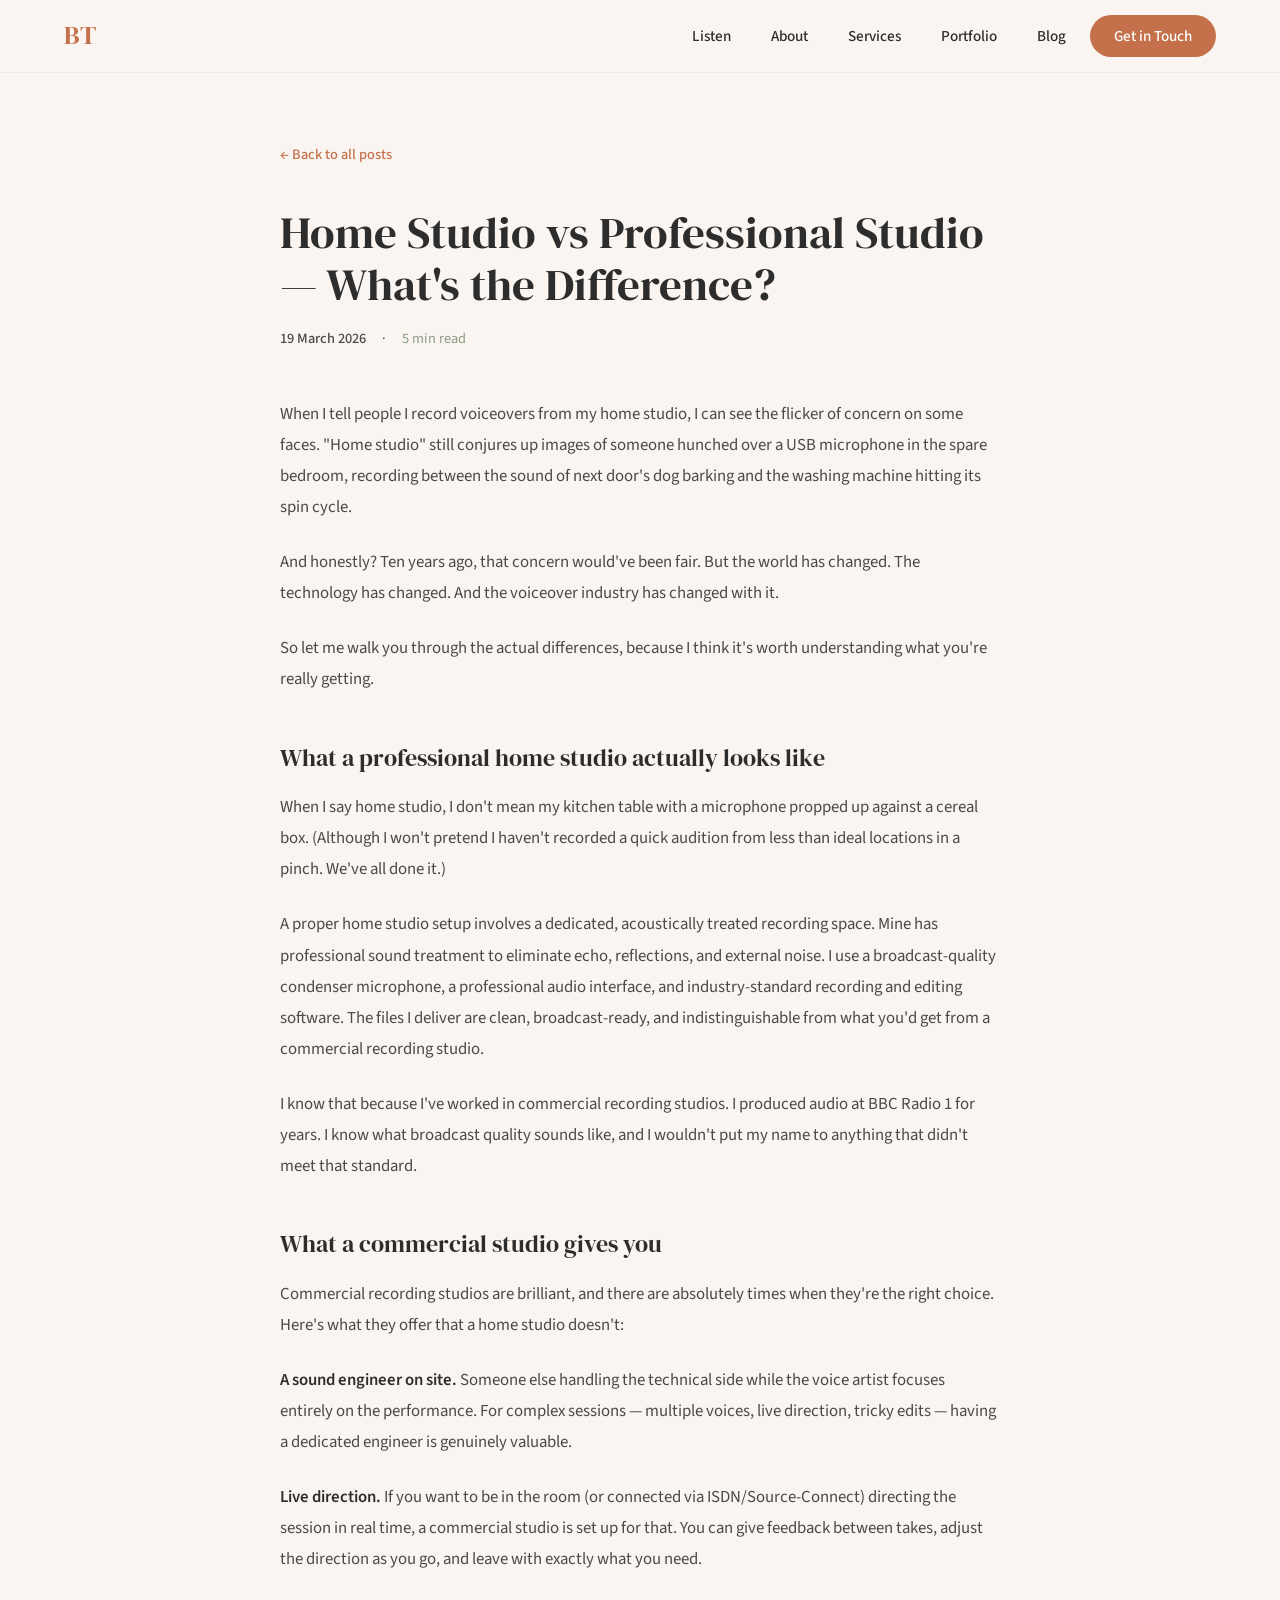
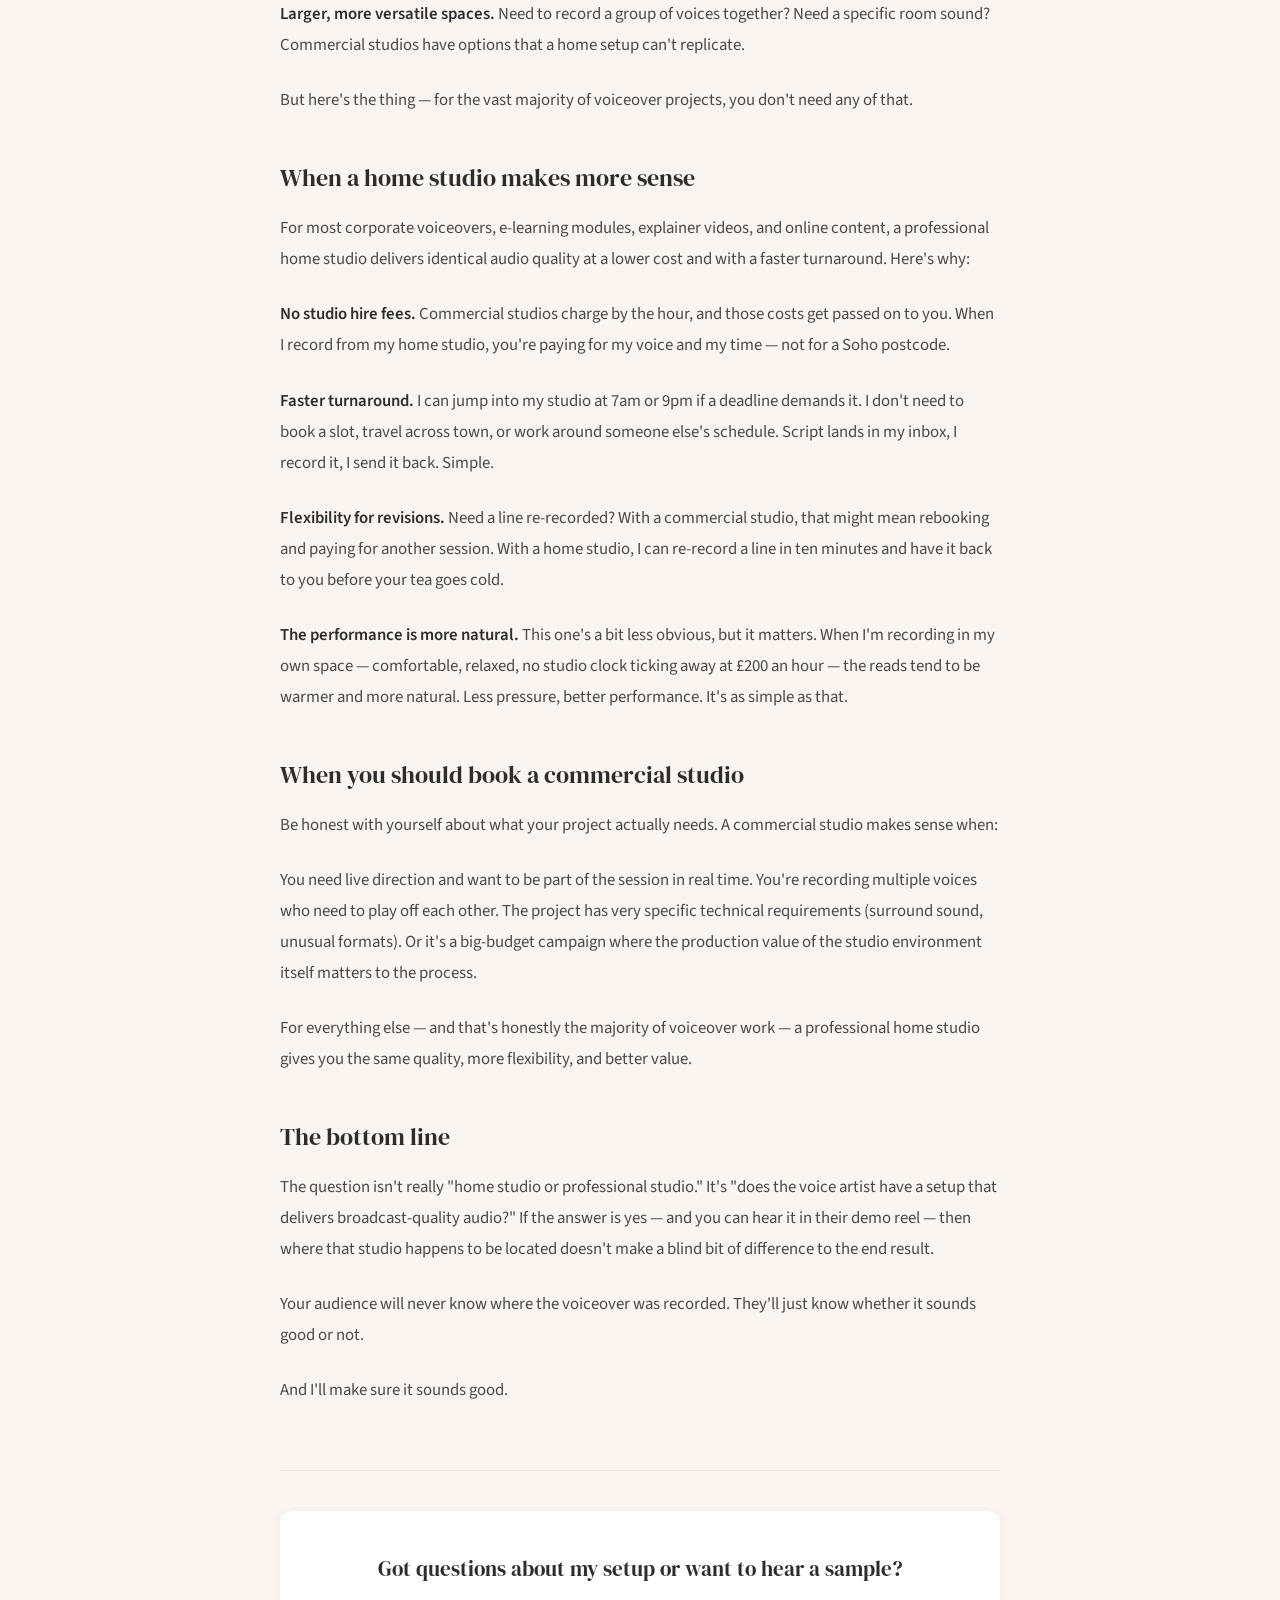
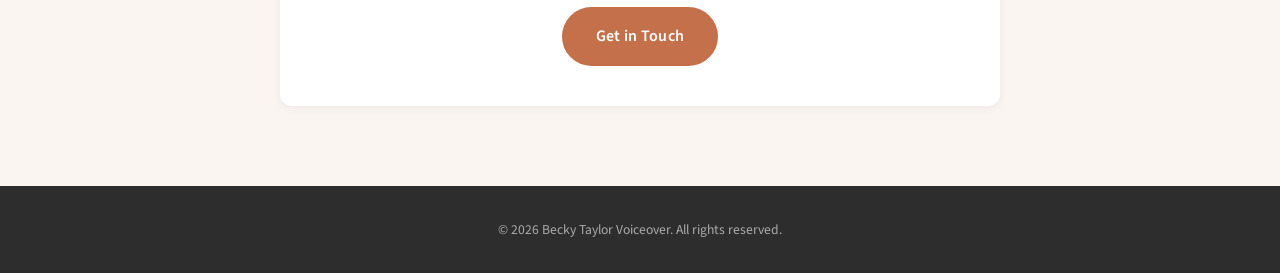
<file: blog/home-studio-vs-professional-studio.html>
<!DOCTYPE html>
<html lang="en-GB">
<head>
    <meta charset="UTF-8">
    <!-- Google tag (gtag.js) -->
    <script async src="https://www.googletagmanager.com/gtag/js?id=G-2H9KW2H3G5"></script>
    <script>
      window.dataLayer = window.dataLayer || [];
      function gtag(){dataLayer.push(arguments);}
      gtag('js', new Date());
      gtag('config', 'G-2H9KW2H3G5');
    </script>
    <meta name="viewport" content="width=device-width, initial-scale=1.0">
    <title>Home Studio vs Professional Studio — What's the Difference? | Becky Taylor</title>
    <meta name="description" content="Home studio or professional studio — does it actually matter? A working voiceover artist breaks down the real differences, and when each one makes sense.">
    <meta property="og:title" content="Home Studio vs Professional Studio — What's the Difference? | Becky Taylor">
    <meta property="og:description" content="Does it actually matter? A working voiceover artist breaks down the real differences.">
    <meta property="og:type" content="article">
    <link rel="icon" href="../favicon.svg" type="image/svg+xml">
    <link rel="preconnect" href="https://fonts.googleapis.com">
    <link rel="preconnect" href="https://fonts.gstatic.com" crossorigin>
    <link href="https://fonts.googleapis.com/css2?family=DM+Serif+Display&family=Source+Sans+3:wght@300;400;500;600&display=swap" rel="stylesheet">
    <link rel="stylesheet" href="../styles.css">
    <link rel="stylesheet" href="../blog.css">
</head>
<body>
    <nav class="navbar" id="navbar" role="navigation" aria-label="Main navigation">
        <div class="nav-container">
            <a href="../index.html" class="nav-logo" aria-label="Becky Taylor - Home">BT</a>
            <button class="nav-toggle" id="navToggle" aria-label="Toggle navigation menu" aria-expanded="false">
                <span></span><span></span><span></span>
            </button>
            <ul class="nav-links" id="navLinks" role="menubar">
                <li role="none"><a href="../index.html#demos" role="menuitem">Listen</a></li>
                <li role="none"><a href="../index.html#about" role="menuitem">About</a></li>
                <li role="none"><a href="../index.html#services" role="menuitem">Services</a></li>
                <li role="none"><a href="../index.html#portfolio" role="menuitem">Portfolio</a></li>
                <li role="none"><a href="../index.html#blog" role="menuitem">Blog</a></li>
                <li role="none"><a href="../index.html#contact" role="menuitem" class="nav-cta">Get in Touch</a></li>
            </ul>
        </div>
    </nav>

    <article class="blog-post">
        <div class="blog-container">
            <a href="../index.html#blog" class="blog-back">&larr; Back to all posts</a>

            <header class="blog-header">
                <h1>Home Studio vs Professional Studio — What's the Difference?</h1>
                <div class="blog-meta">
                    <time datetime="2026-03-19">19 March 2026</time>
                    <span class="blog-reading-time">5 min read</span>
                </div>
            </header>

            <div class="blog-content">
                <p>When I tell people I record voiceovers from my home studio, I can see the flicker of concern on some faces. "Home studio" still conjures up images of someone hunched over a USB microphone in the spare bedroom, recording between the sound of next door's dog barking and the washing machine hitting its spin cycle.</p>

                <p>And honestly? Ten years ago, that concern would've been fair. But the world has changed. The technology has changed. And the voiceover industry has changed with it.</p>

                <p>So let me walk you through the actual differences, because I think it's worth understanding what you're really getting.</p>

                <h2>What a professional home studio actually looks like</h2>

                <p>When I say home studio, I don't mean my kitchen table with a microphone propped up against a cereal box. (Although I won't pretend I haven't recorded a quick audition from less than ideal locations in a pinch. We've all done it.)</p>

                <p>A proper home studio setup involves a dedicated, acoustically treated recording space. Mine has professional sound treatment to eliminate echo, reflections, and external noise. I use a broadcast-quality condenser microphone, a professional audio interface, and industry-standard recording and editing software. The files I deliver are clean, broadcast-ready, and indistinguishable from what you'd get from a commercial recording studio.</p>

                <p>I know that because I've worked in commercial recording studios. I produced audio at BBC Radio 1 for years. I know what broadcast quality sounds like, and I wouldn't put my name to anything that didn't meet that standard.</p>

                <h2>What a commercial studio gives you</h2>

                <p>Commercial recording studios are brilliant, and there are absolutely times when they're the right choice. Here's what they offer that a home studio doesn't:</p>

                <p><strong>A sound engineer on site.</strong> Someone else handling the technical side while the voice artist focuses entirely on the performance. For complex sessions — multiple voices, live direction, tricky edits — having a dedicated engineer is genuinely valuable.</p>

                <p><strong>Live direction.</strong> If you want to be in the room (or connected via ISDN/Source-Connect) directing the session in real time, a commercial studio is set up for that. You can give feedback between takes, adjust the direction as you go, and leave with exactly what you need.</p>

                <p><strong>Larger, more versatile spaces.</strong> Need to record a group of voices together? Need a specific room sound? Commercial studios have options that a home setup can't replicate.</p>

                <p>But here's the thing — for the vast majority of voiceover projects, you don't need any of that.</p>

                <h2>When a home studio makes more sense</h2>

                <p>For most corporate voiceovers, e-learning modules, explainer videos, and online content, a professional home studio delivers identical audio quality at a lower cost and with a faster turnaround. Here's why:</p>

                <p><strong>No studio hire fees.</strong> Commercial studios charge by the hour, and those costs get passed on to you. When I record from my home studio, you're paying for my voice and my time — not for a Soho postcode.</p>

                <p><strong>Faster turnaround.</strong> I can jump into my studio at 7am or 9pm if a deadline demands it. I don't need to book a slot, travel across town, or work around someone else's schedule. Script lands in my inbox, I record it, I send it back. Simple.</p>

                <p><strong>Flexibility for revisions.</strong> Need a line re-recorded? With a commercial studio, that might mean rebooking and paying for another session. With a home studio, I can re-record a line in ten minutes and have it back to you before your tea goes cold.</p>

                <p><strong>The performance is more natural.</strong> This one's a bit less obvious, but it matters. When I'm recording in my own space — comfortable, relaxed, no studio clock ticking away at £200 an hour — the reads tend to be warmer and more natural. Less pressure, better performance. It's as simple as that.</p>

                <h2>When you should book a commercial studio</h2>

                <p>Be honest with yourself about what your project actually needs. A commercial studio makes sense when:</p>

                <p>You need live direction and want to be part of the session in real time. You're recording multiple voices who need to play off each other. The project has very specific technical requirements (surround sound, unusual formats). Or it's a big-budget campaign where the production value of the studio environment itself matters to the process.</p>

                <p>For everything else — and that's honestly the majority of voiceover work — a professional home studio gives you the same quality, more flexibility, and better value.</p>

                <h2>The bottom line</h2>

                <p>The question isn't really "home studio or professional studio." It's "does the voice artist have a setup that delivers broadcast-quality audio?" If the answer is yes — and you can hear it in their demo reel — then where that studio happens to be located doesn't make a blind bit of difference to the end result.</p>

                <p>Your audience will never know where the voiceover was recorded. They'll just know whether it sounds good or not.</p>

                <p>And I'll make sure it sounds good.</p>
            </div>

            <footer class="blog-footer">
                <div class="blog-cta">
                    <p>Got questions about my setup or want to hear a sample?</p>
                    <a href="../index.html#contact" class="btn btn-primary">Get in Touch</a>
                </div>
            </footer>
        </div>
    </article>

    <footer class="footer">
        <div class="container">
            <p>&copy; 2026 Becky Taylor Voiceover. All rights reserved.</p>
        </div>
    </footer>

    <script src="../script.js"></script>
</body>
</html>
</file>
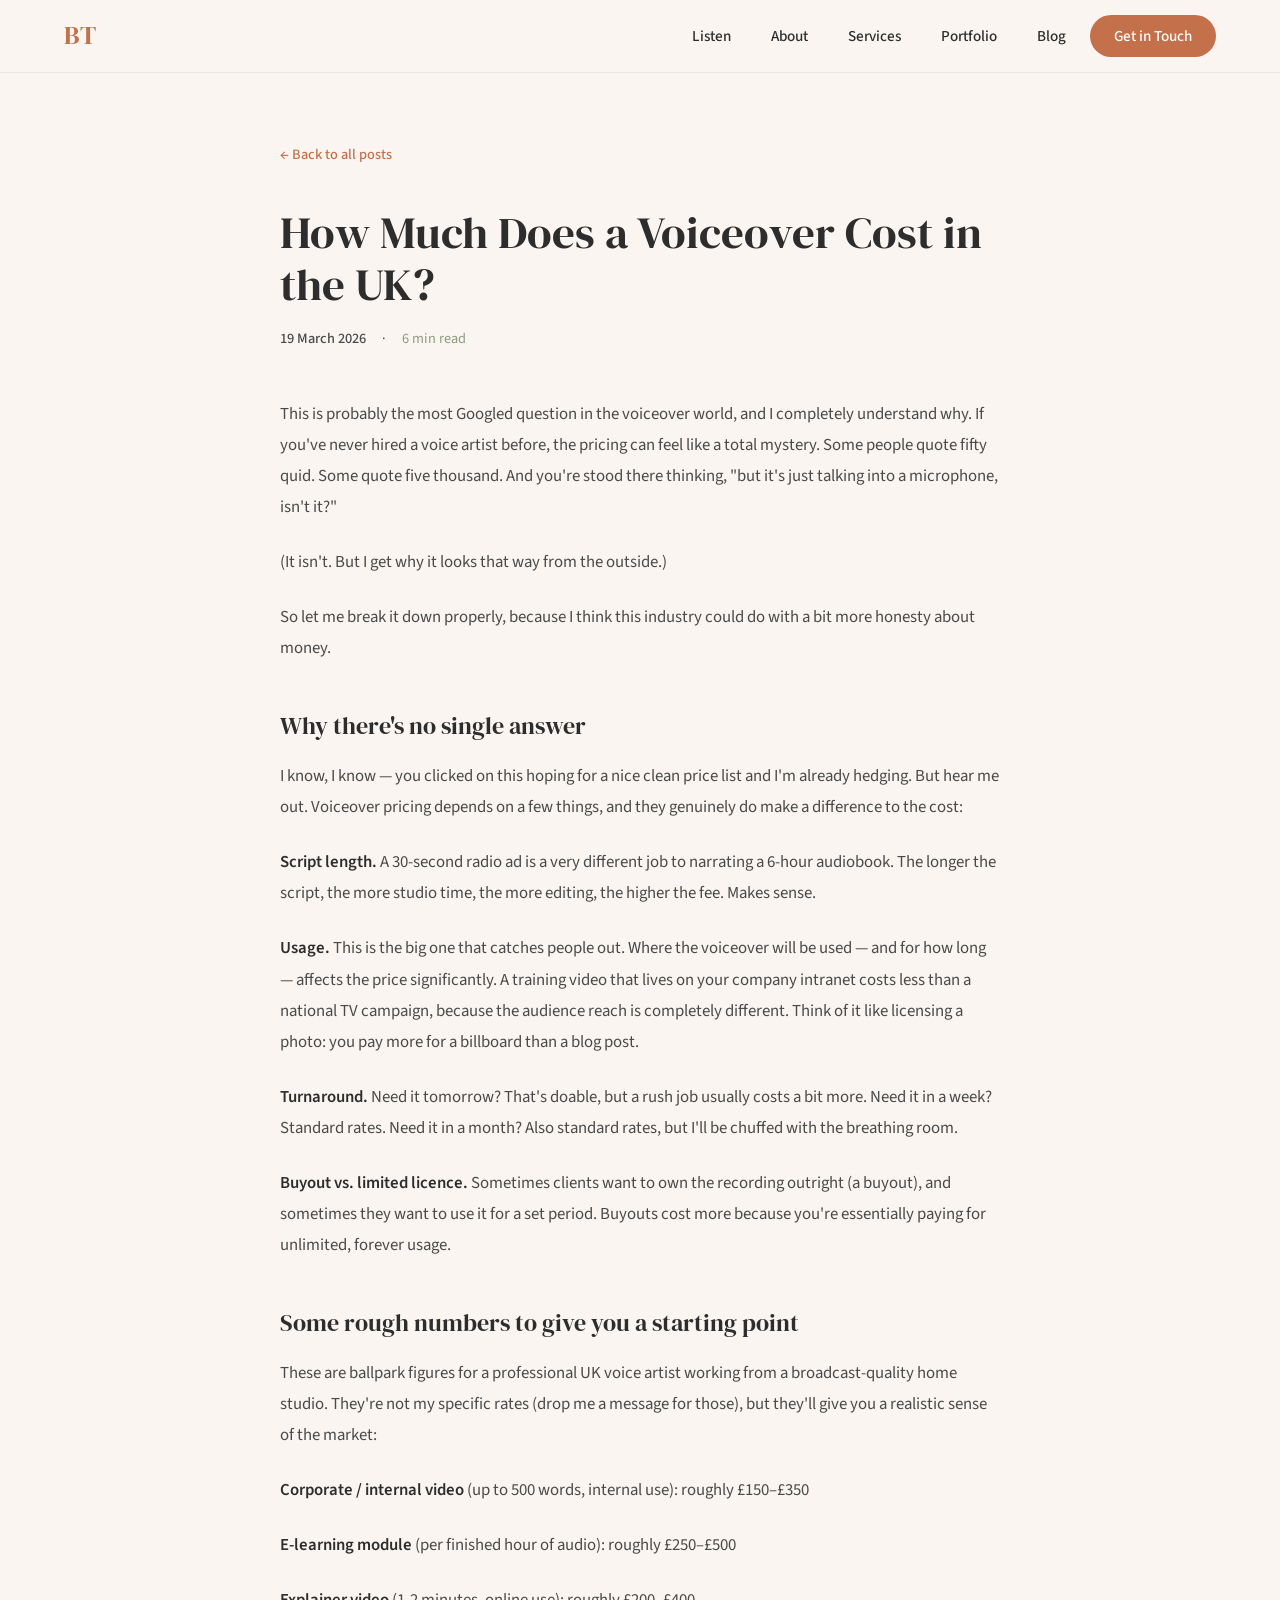
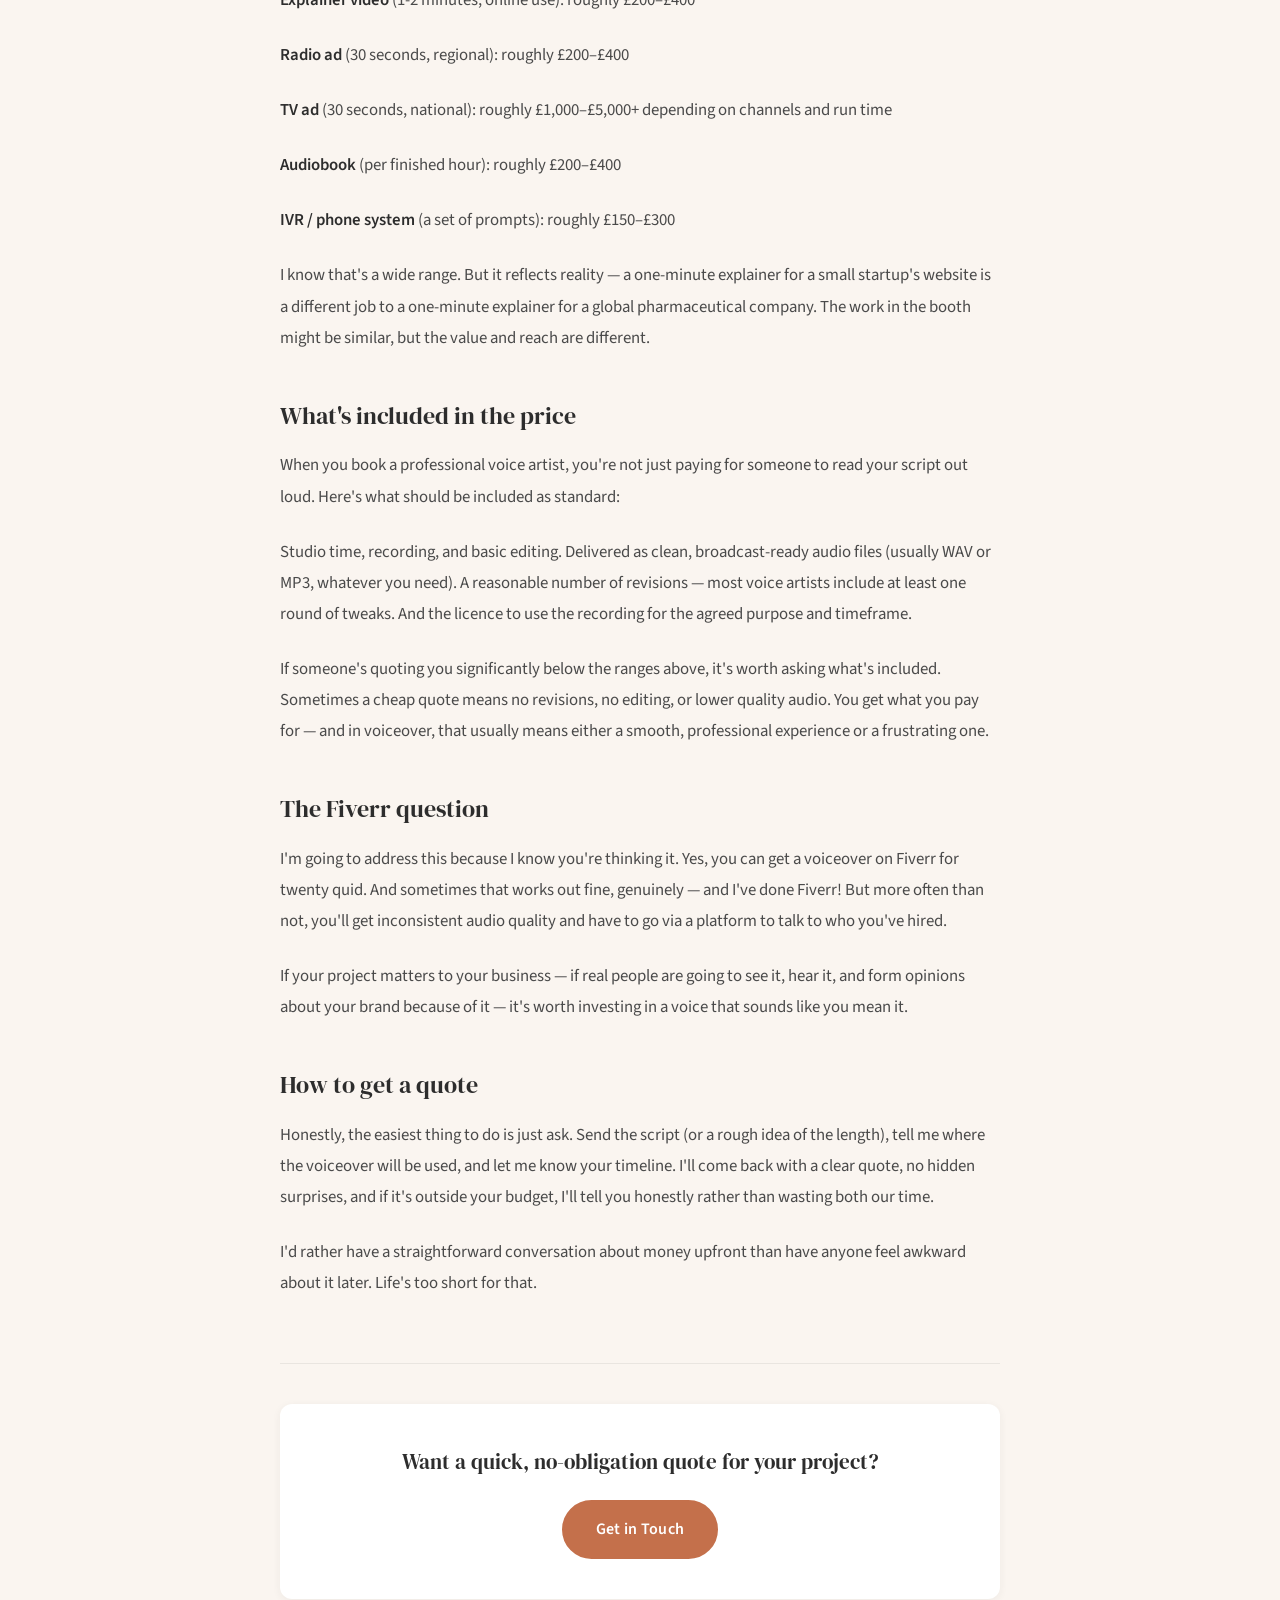
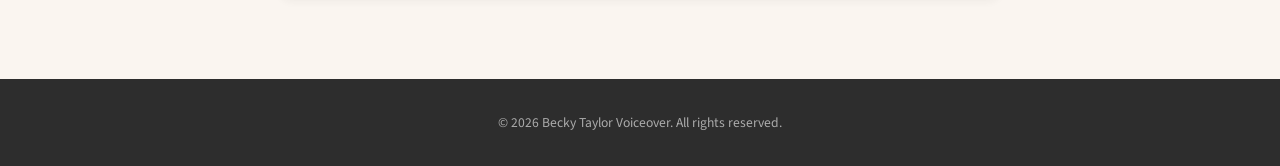
<file: blog/how-much-does-a-voiceover-cost-in-the-uk.html>
<!DOCTYPE html>
<html lang="en-GB">
<head>
    <meta charset="UTF-8">
    <!-- Google tag (gtag.js) -->
    <script async src="https://www.googletagmanager.com/gtag/js?id=G-2H9KW2H3G5"></script>
    <script>
      window.dataLayer = window.dataLayer || [];
      function gtag(){dataLayer.push(arguments);}
      gtag('js', new Date());
      gtag('config', 'G-2H9KW2H3G5');
    </script>
    <meta name="viewport" content="width=device-width, initial-scale=1.0">
    <title>How Much Does a Voiceover Cost in the UK? | Becky Taylor</title>
    <meta name="description" content="Wondering what a voiceover costs in the UK? Here's a straightforward breakdown of pricing — no jargon, no mystery, just honest numbers from a working voice artist.">
    <meta property="og:title" content="How Much Does a Voiceover Cost in the UK? | Becky Taylor">
    <meta property="og:description" content="A straightforward breakdown of UK voiceover pricing — no jargon, no mystery, just honest numbers.">
    <meta property="og:type" content="article">
    <link rel="icon" href="../favicon.svg" type="image/svg+xml">
    <link rel="preconnect" href="https://fonts.googleapis.com">
    <link rel="preconnect" href="https://fonts.gstatic.com" crossorigin>
    <link href="https://fonts.googleapis.com/css2?family=DM+Serif+Display&family=Source+Sans+3:wght@300;400;500;600&display=swap" rel="stylesheet">
    <link rel="stylesheet" href="../styles.css">
    <link rel="stylesheet" href="../blog.css">
</head>
<body>
    <nav class="navbar" id="navbar" role="navigation" aria-label="Main navigation">
        <div class="nav-container">
            <a href="../index.html" class="nav-logo" aria-label="Becky Taylor - Home">BT</a>
            <button class="nav-toggle" id="navToggle" aria-label="Toggle navigation menu" aria-expanded="false">
                <span></span><span></span><span></span>
            </button>
            <ul class="nav-links" id="navLinks" role="menubar">
                <li role="none"><a href="../index.html#demos" role="menuitem">Listen</a></li>
                <li role="none"><a href="../index.html#about" role="menuitem">About</a></li>
                <li role="none"><a href="../index.html#services" role="menuitem">Services</a></li>
                <li role="none"><a href="../index.html#portfolio" role="menuitem">Portfolio</a></li>
                <li role="none"><a href="../index.html#blog" role="menuitem">Blog</a></li>
                <li role="none"><a href="../index.html#contact" role="menuitem" class="nav-cta">Get in Touch</a></li>
            </ul>
        </div>
    </nav>

    <article class="blog-post">
        <div class="blog-container">
            <a href="../index.html#blog" class="blog-back">&larr; Back to all posts</a>

            <header class="blog-header">
                <h1>How Much Does a Voiceover Cost in the UK?</h1>
                <div class="blog-meta">
                    <time datetime="2026-03-19">19 March 2026</time>
                    <span class="blog-reading-time">6 min read</span>
                </div>
            </header>

            <div class="blog-content">
                <p>This is probably the most Googled question in the voiceover world, and I completely understand why. If you've never hired a voice artist before, the pricing can feel like a total mystery. Some people quote fifty quid. Some quote five thousand. And you're stood there thinking, "but it's just talking into a microphone, isn't it?"</p>

                <p>(It isn't. But I get why it looks that way from the outside.)</p>

                <p>So let me break it down properly, because I think this industry could do with a bit more honesty about money.</p>

                <h2>Why there's no single answer</h2>

                <p>I know, I know — you clicked on this hoping for a nice clean price list and I'm already hedging. But hear me out. Voiceover pricing depends on a few things, and they genuinely do make a difference to the cost:</p>

                <p><strong>Script length.</strong> A 30-second radio ad is a very different job to narrating a 6-hour audiobook. The longer the script, the more studio time, the more editing, the higher the fee. Makes sense.</p>

                <p><strong>Usage.</strong> This is the big one that catches people out. Where the voiceover will be used — and for how long — affects the price significantly. A training video that lives on your company intranet costs less than a national TV campaign, because the audience reach is completely different. Think of it like licensing a photo: you pay more for a billboard than a blog post.</p>

                <p><strong>Turnaround.</strong> Need it tomorrow? That's doable, but a rush job usually costs a bit more. Need it in a week? Standard rates. Need it in a month? Also standard rates, but I'll be chuffed with the breathing room.</p>

                <p><strong>Buyout vs. limited licence.</strong> Sometimes clients want to own the recording outright (a buyout), and sometimes they want to use it for a set period. Buyouts cost more because you're essentially paying for unlimited, forever usage.</p>

                <h2>Some rough numbers to give you a starting point</h2>

                <p>These are ballpark figures for a professional UK voice artist working from a broadcast-quality home studio. They're not my specific rates (drop me a message for those), but they'll give you a realistic sense of the market:</p>

                <p><strong>Corporate / internal video</strong> (up to 500 words, internal use): roughly £150–£350</p>

                <p><strong>E-learning module</strong> (per finished hour of audio): roughly £250–£500</p>

                <p><strong>Explainer video</strong> (1-2 minutes, online use): roughly £200–£400</p>

                <p><strong>Radio ad</strong> (30 seconds, regional): roughly £200–£400</p>

                <p><strong>TV ad</strong> (30 seconds, national): roughly £1,000–£5,000+ depending on channels and run time</p>

                <p><strong>Audiobook</strong> (per finished hour): roughly £200–£400</p>

                <p><strong>IVR / phone system</strong> (a set of prompts): roughly £150–£300</p>

                <p>I know that's a wide range. But it reflects reality — a one-minute explainer for a small startup's website is a different job to a one-minute explainer for a global pharmaceutical company. The work in the booth might be similar, but the value and reach are different.</p>

                <h2>What's included in the price</h2>

                <p>When you book a professional voice artist, you're not just paying for someone to read your script out loud. Here's what should be included as standard:</p>

                <p>Studio time, recording, and basic editing. Delivered as clean, broadcast-ready audio files (usually WAV or MP3, whatever you need). A reasonable number of revisions — most voice artists include at least one round of tweaks. And the licence to use the recording for the agreed purpose and timeframe.</p>

                <p>If someone's quoting you significantly below the ranges above, it's worth asking what's included. Sometimes a cheap quote means no revisions, no editing, or lower quality audio. You get what you pay for — and in voiceover, that usually means either a smooth, professional experience or a frustrating one.</p>

                <h2>The Fiverr question</h2>

                <p>I'm going to address this because I know you're thinking it. Yes, you can get a voiceover on Fiverr for twenty quid. And sometimes that works out fine, genuinely — and I've done Fiverr! But more often than not, you'll get inconsistent audio quality and have to go via a platform to talk to who you've hired.</p>

                <p>If your project matters to your business — if real people are going to see it, hear it, and form opinions about your brand because of it — it's worth investing in a voice that sounds like you mean it.</p>

                <h2>How to get a quote</h2>

                <p>Honestly, the easiest thing to do is just ask. Send the script (or a rough idea of the length), tell me where the voiceover will be used, and let me know your timeline. I'll come back with a clear quote, no hidden surprises, and if it's outside your budget, I'll tell you honestly rather than wasting both our time.</p>

                <p>I'd rather have a straightforward conversation about money upfront than have anyone feel awkward about it later. Life's too short for that.</p>
            </div>

            <footer class="blog-footer">
                <div class="blog-cta">
                    <p>Want a quick, no-obligation quote for your project?</p>
                    <a href="../index.html#contact" class="btn btn-primary">Get in Touch</a>
                </div>
            </footer>
        </div>
    </article>

    <footer class="footer">
        <div class="container">
            <p>&copy; 2026 Becky Taylor Voiceover. All rights reserved.</p>
        </div>
    </footer>

    <script src="../script.js"></script>
</body>
</html>
</file>
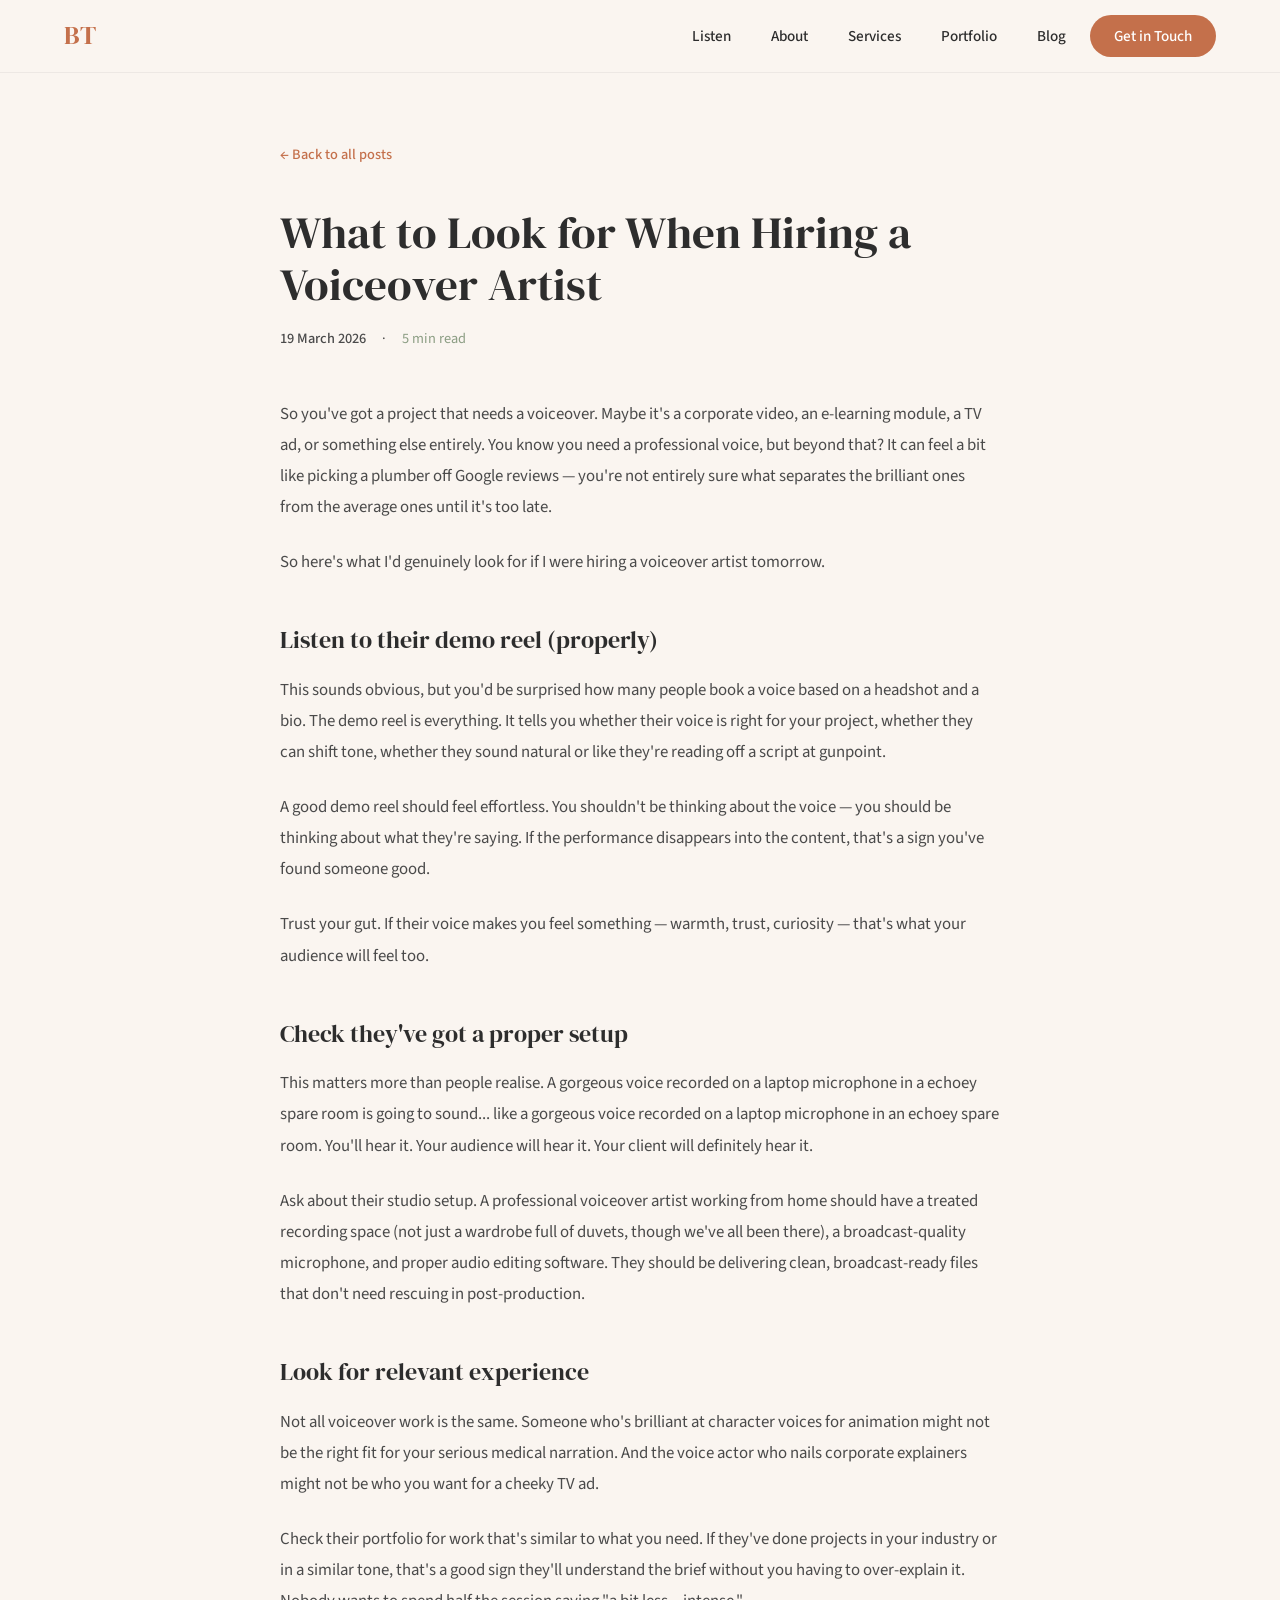
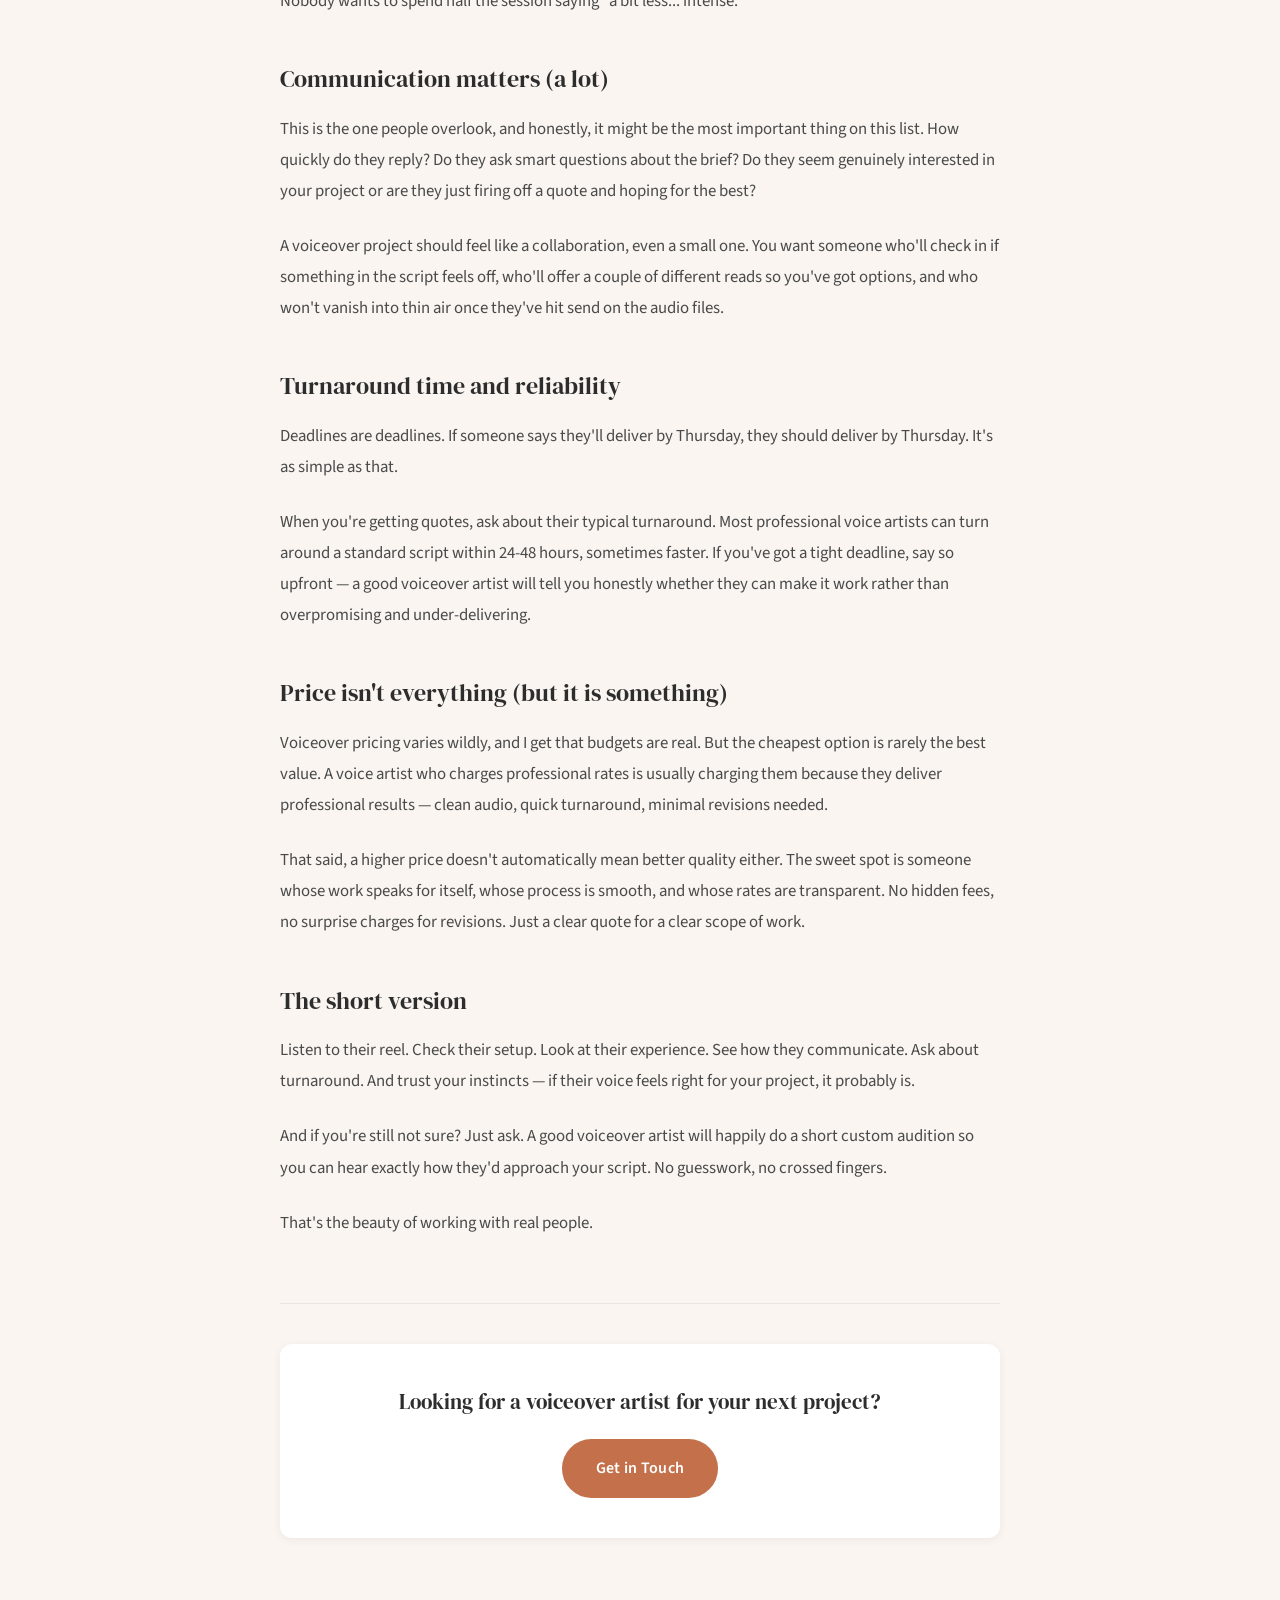
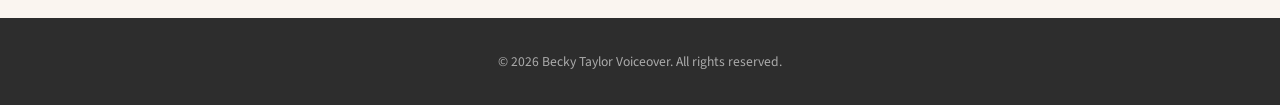
<file: blog/what-to-look-for-when-hiring-a-voiceover-artist.html>
<!DOCTYPE html>
<html lang="en-GB">
<head>
    <meta charset="UTF-8">
    <!-- Google tag (gtag.js) -->
    <script async src="https://www.googletagmanager.com/gtag/js?id=G-2H9KW2H3G5"></script>
    <script>
      window.dataLayer = window.dataLayer || [];
      function gtag(){dataLayer.push(arguments);}
      gtag('js', new Date());
      gtag('config', 'G-2H9KW2H3G5');
    </script>
    <meta name="viewport" content="width=device-width, initial-scale=1.0">
    <title>What to Look for When Hiring a Voiceover Artist | Becky Taylor</title>
    <meta name="description" content="Not sure how to choose a voiceover artist? Here's what actually matters — from demo reels to turnaround times — from someone who's been on both sides of the booking.">
    <meta property="og:title" content="What to Look for When Hiring a Voiceover Artist | Becky Taylor">
    <meta property="og:description" content="Not sure how to choose a voiceover artist? Here's what actually matters — from demo reels to turnaround times.">
    <meta property="og:type" content="article">
    <link rel="icon" href="../favicon.svg" type="image/svg+xml">
    <link rel="preconnect" href="https://fonts.googleapis.com">
    <link rel="preconnect" href="https://fonts.gstatic.com" crossorigin>
    <link href="https://fonts.googleapis.com/css2?family=DM+Serif+Display&family=Source+Sans+3:wght@300;400;500;600&display=swap" rel="stylesheet">
    <link rel="stylesheet" href="../styles.css">
    <link rel="stylesheet" href="../blog.css">
</head>
<body>
    <nav class="navbar" id="navbar" role="navigation" aria-label="Main navigation">
        <div class="nav-container">
            <a href="../index.html" class="nav-logo" aria-label="Becky Taylor - Home">BT</a>
            <button class="nav-toggle" id="navToggle" aria-label="Toggle navigation menu" aria-expanded="false">
                <span></span><span></span><span></span>
            </button>
            <ul class="nav-links" id="navLinks" role="menubar">
                <li role="none"><a href="../index.html#demos" role="menuitem">Listen</a></li>
                <li role="none"><a href="../index.html#about" role="menuitem">About</a></li>
                <li role="none"><a href="../index.html#services" role="menuitem">Services</a></li>
                <li role="none"><a href="../index.html#portfolio" role="menuitem">Portfolio</a></li>
                <li role="none"><a href="../index.html#blog" role="menuitem">Blog</a></li>
                <li role="none"><a href="../index.html#contact" role="menuitem" class="nav-cta">Get in Touch</a></li>
            </ul>
        </div>
    </nav>

    <article class="blog-post">
        <div class="blog-container">
            <a href="../index.html#blog" class="blog-back">&larr; Back to all posts</a>

            <header class="blog-header">
                <h1>What to Look for When Hiring a Voiceover Artist</h1>
                <div class="blog-meta">
                    <time datetime="2026-03-19">19 March 2026</time>
                    <span class="blog-reading-time">5 min read</span>
                </div>
            </header>

            <div class="blog-content">
                <p>So you've got a project that needs a voiceover. Maybe it's a corporate video, an e-learning module, a TV ad, or something else entirely. You know you need a professional voice, but beyond that? It can feel a bit like picking a plumber off Google reviews — you're not entirely sure what separates the brilliant ones from the average ones until it's too late.</p>

                <p>So here's what I'd genuinely look for if I were hiring a voiceover artist tomorrow.</p>

                <h2>Listen to their demo reel (properly)</h2>

                <p>This sounds obvious, but you'd be surprised how many people book a voice based on a headshot and a bio. The demo reel is everything. It tells you whether their voice is right for your project, whether they can shift tone, whether they sound natural or like they're reading off a script at gunpoint.</p>

                <p>A good demo reel should feel effortless. You shouldn't be thinking about the voice — you should be thinking about what they're saying. If the performance disappears into the content, that's a sign you've found someone good.</p>

                <p>Trust your gut. If their voice makes you feel something — warmth, trust, curiosity — that's what your audience will feel too.</p>

                <h2>Check they've got a proper setup</h2>

                <p>This matters more than people realise. A gorgeous voice recorded on a laptop microphone in a echoey spare room is going to sound... like a gorgeous voice recorded on a laptop microphone in an echoey spare room. You'll hear it. Your audience will hear it. Your client will definitely hear it.</p>

                <p>Ask about their studio setup. A professional voiceover artist working from home should have a treated recording space (not just a wardrobe full of duvets, though we've all been there), a broadcast-quality microphone, and proper audio editing software. They should be delivering clean, broadcast-ready files that don't need rescuing in post-production.</p>

                <h2>Look for relevant experience</h2>

                <p>Not all voiceover work is the same. Someone who's brilliant at character voices for animation might not be the right fit for your serious medical narration. And the voice actor who nails corporate explainers might not be who you want for a cheeky TV ad.</p>

                <p>Check their portfolio for work that's similar to what you need. If they've done projects in your industry or in a similar tone, that's a good sign they'll understand the brief without you having to over-explain it. Nobody wants to spend half the session saying "a bit less... intense."</p>

                <h2>Communication matters (a lot)</h2>

                <p>This is the one people overlook, and honestly, it might be the most important thing on this list. How quickly do they reply? Do they ask smart questions about the brief? Do they seem genuinely interested in your project or are they just firing off a quote and hoping for the best?</p>

                <p>A voiceover project should feel like a collaboration, even a small one. You want someone who'll check in if something in the script feels off, who'll offer a couple of different reads so you've got options, and who won't vanish into thin air once they've hit send on the audio files.</p>

                <h2>Turnaround time and reliability</h2>

                <p>Deadlines are deadlines. If someone says they'll deliver by Thursday, they should deliver by Thursday. It's as simple as that.</p>

                <p>When you're getting quotes, ask about their typical turnaround. Most professional voice artists can turn around a standard script within 24-48 hours, sometimes faster. If you've got a tight deadline, say so upfront — a good voiceover artist will tell you honestly whether they can make it work rather than overpromising and under-delivering.</p>

                <h2>Price isn't everything (but it is something)</h2>

                <p>Voiceover pricing varies wildly, and I get that budgets are real. But the cheapest option is rarely the best value. A voice artist who charges professional rates is usually charging them because they deliver professional results — clean audio, quick turnaround, minimal revisions needed.</p>

                <p>That said, a higher price doesn't automatically mean better quality either. The sweet spot is someone whose work speaks for itself, whose process is smooth, and whose rates are transparent. No hidden fees, no surprise charges for revisions. Just a clear quote for a clear scope of work.</p>

                <h2>The short version</h2>

                <p>Listen to their reel. Check their setup. Look at their experience. See how they communicate. Ask about turnaround. And trust your instincts — if their voice feels right for your project, it probably is.</p>

                <p>And if you're still not sure? Just ask. A good voiceover artist will happily do a short custom audition so you can hear exactly how they'd approach your script. No guesswork, no crossed fingers.</p>

                <p>That's the beauty of working with real people.</p>
            </div>

            <footer class="blog-footer">
                <div class="blog-cta">
                    <p>Looking for a voiceover artist for your next project?</p>
                    <a href="../index.html#contact" class="btn btn-primary">Get in Touch</a>
                </div>
            </footer>
        </div>
    </article>

    <footer class="footer">
        <div class="container">
            <p>&copy; 2026 Becky Taylor Voiceover. All rights reserved.</p>
        </div>
    </footer>

    <script src="../script.js"></script>
</body>
</html>
</file>
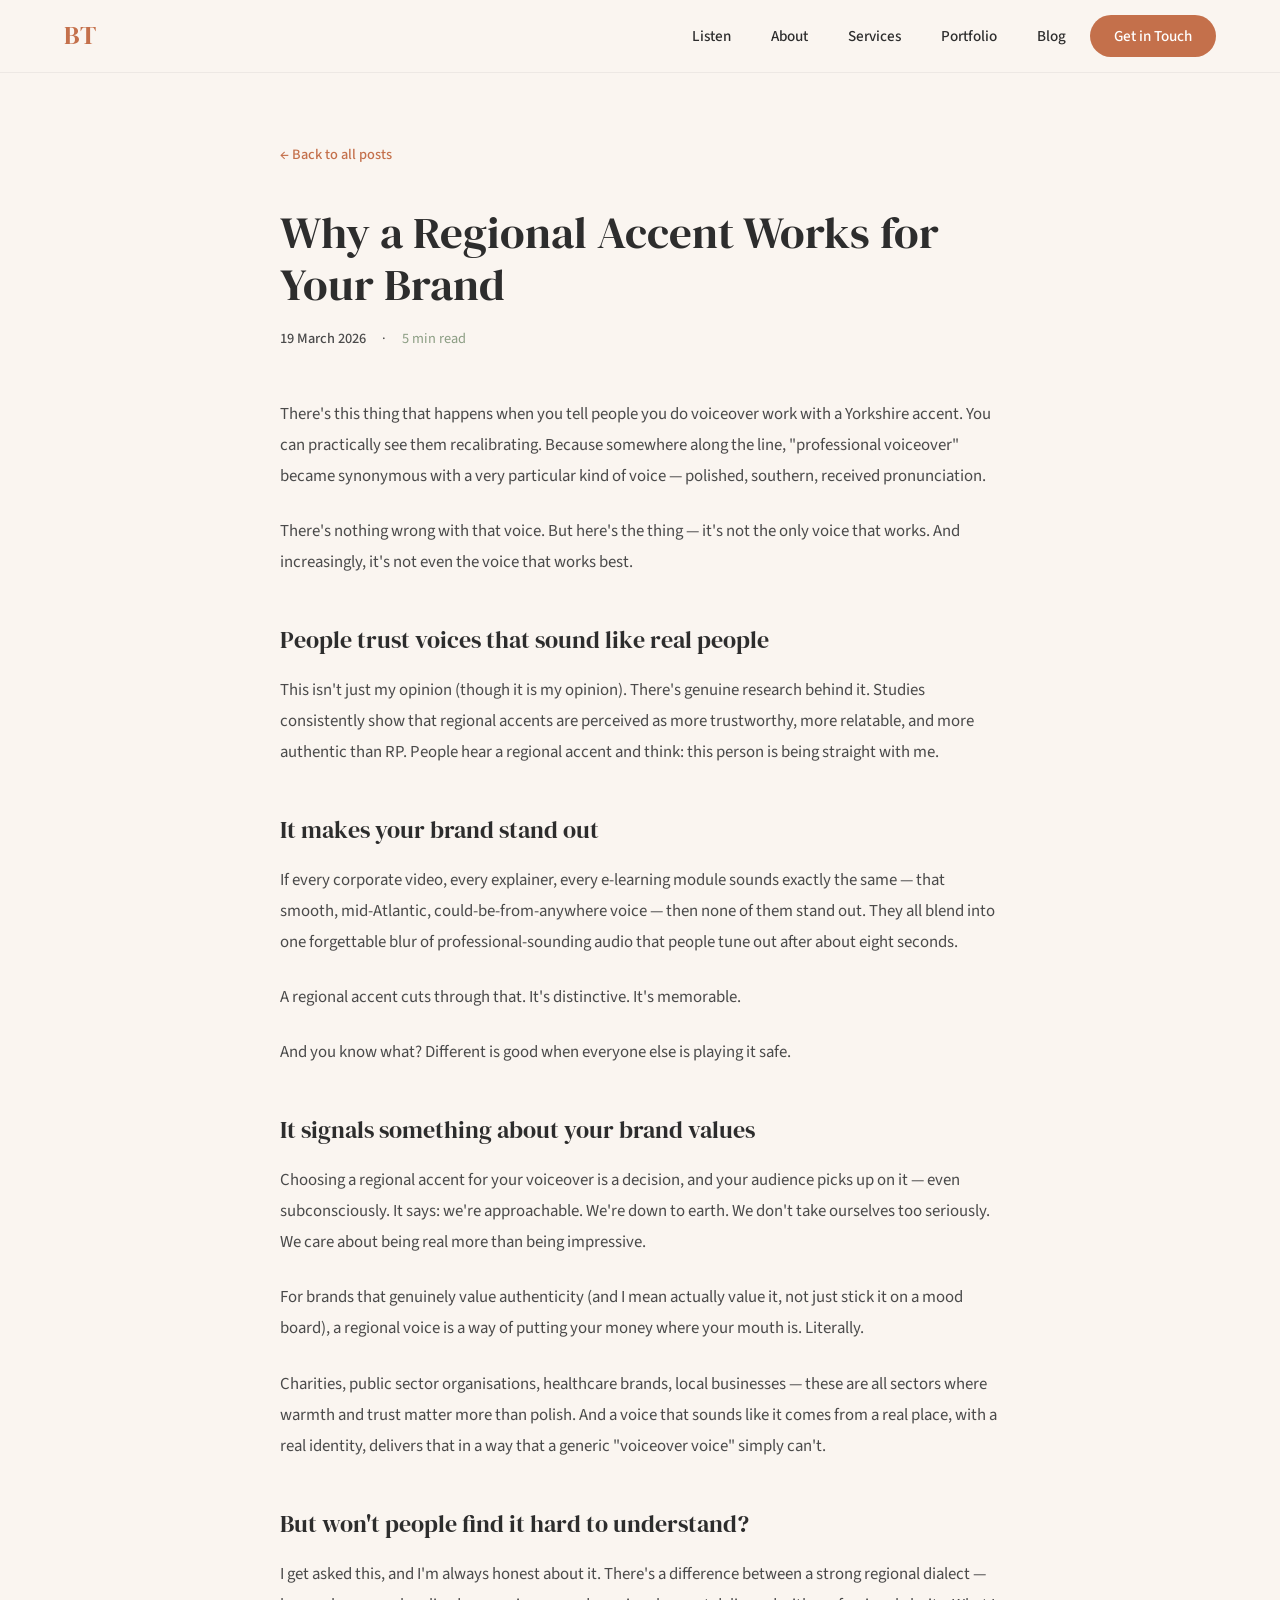
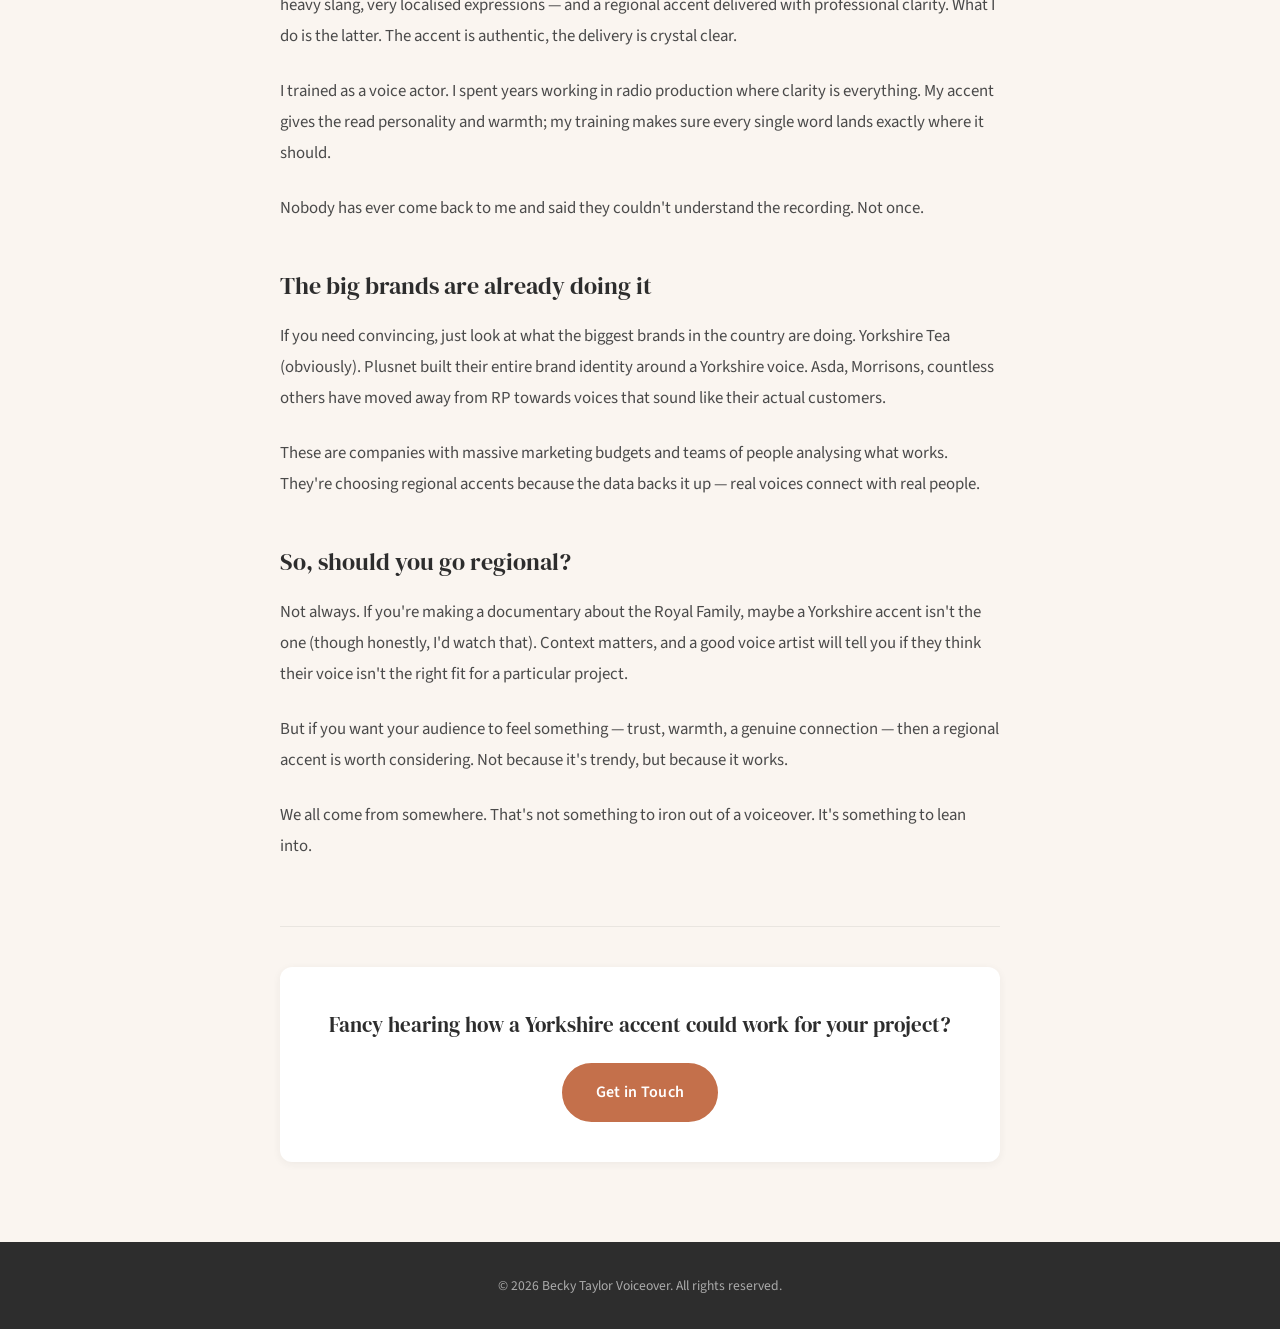
<file: blog/why-a-regional-accent-works-for-your-brand.html>
<!DOCTYPE html>
<html lang="en-GB">
<head>
    <meta charset="UTF-8">
    <!-- Google tag (gtag.js) -->
    <script async src="https://www.googletagmanager.com/gtag/js?id=G-2H9KW2H3G5"></script>
    <script>
      window.dataLayer = window.dataLayer || [];
      function gtag(){dataLayer.push(arguments);}
      gtag('js', new Date());
      gtag('config', 'G-2H9KW2H3G5');
    </script>
    <meta name="viewport" content="width=device-width, initial-scale=1.0">
    <title>Why a Regional Accent Works for Your Brand | Becky Taylor</title>
    <meta name="description" content="Thinking about using a regional accent for your voiceover? Here's why ditching the generic RP voice might be the best thing you do for your brand.">
    <meta property="og:title" content="Why a Regional Accent Works for Your Brand | Becky Taylor">
    <meta property="og:description" content="Why ditching the generic RP voice might be the best thing you do for your brand.">
    <meta property="og:type" content="article">
    <link rel="icon" href="../favicon.svg" type="image/svg+xml">
    <link rel="preconnect" href="https://fonts.googleapis.com">
    <link rel="preconnect" href="https://fonts.gstatic.com" crossorigin>
    <link href="https://fonts.googleapis.com/css2?family=DM+Serif+Display&family=Source+Sans+3:wght@300;400;500;600&display=swap" rel="stylesheet">
    <link rel="stylesheet" href="../styles.css">
    <link rel="stylesheet" href="../blog.css">
</head>
<body>
    <nav class="navbar" id="navbar" role="navigation" aria-label="Main navigation">
        <div class="nav-container">
            <a href="../index.html" class="nav-logo" aria-label="Becky Taylor - Home">BT</a>
            <button class="nav-toggle" id="navToggle" aria-label="Toggle navigation menu" aria-expanded="false">
                <span></span><span></span><span></span>
            </button>
            <ul class="nav-links" id="navLinks" role="menubar">
                <li role="none"><a href="../index.html#demos" role="menuitem">Listen</a></li>
                <li role="none"><a href="../index.html#about" role="menuitem">About</a></li>
                <li role="none"><a href="../index.html#services" role="menuitem">Services</a></li>
                <li role="none"><a href="../index.html#portfolio" role="menuitem">Portfolio</a></li>
                <li role="none"><a href="../index.html#blog" role="menuitem">Blog</a></li>
                <li role="none"><a href="../index.html#contact" role="menuitem" class="nav-cta">Get in Touch</a></li>
            </ul>
        </div>
    </nav>

    <article class="blog-post">
        <div class="blog-container">
            <a href="../index.html#blog" class="blog-back">&larr; Back to all posts</a>

            <header class="blog-header">
                <h1>Why a Regional Accent Works for Your Brand</h1>
                <div class="blog-meta">
                    <time datetime="2026-03-19">19 March 2026</time>
                    <span class="blog-reading-time">5 min read</span>
                </div>
            </header>

            <div class="blog-content">
                <p>There's this thing that happens when you tell people you do voiceover work with a Yorkshire accent. You can practically see them recalibrating. Because somewhere along the line, "professional voiceover" became synonymous with a very particular kind of voice — polished, southern, received pronunciation.</p>

                <p>There's nothing wrong with that voice. But here's the thing — it's not the only voice that works. And increasingly, it's not even the voice that works best.</p>

                <h2>People trust voices that sound like real people</h2>

                <p>This isn't just my opinion (though it is my opinion). There's genuine research behind it. Studies consistently show that regional accents are perceived as more trustworthy, more relatable, and more authentic than RP. People hear a regional accent and think: this person is being straight with me.</p>

                <h2>It makes your brand stand out</h2>

                <p>If every corporate video, every explainer, every e-learning module sounds exactly the same — that smooth, mid-Atlantic, could-be-from-anywhere voice — then none of them stand out. They all blend into one forgettable blur of professional-sounding audio that people tune out after about eight seconds.</p>

                <p>A regional accent cuts through that. It's distinctive. It's memorable.</p>

                <p>And you know what? Different is good when everyone else is playing it safe.</p>

                <h2>It signals something about your brand values</h2>

                <p>Choosing a regional accent for your voiceover is a decision, and your audience picks up on it — even subconsciously. It says: we're approachable. We're down to earth. We don't take ourselves too seriously. We care about being real more than being impressive.</p>

                <p>For brands that genuinely value authenticity (and I mean actually value it, not just stick it on a mood board), a regional voice is a way of putting your money where your mouth is. Literally.</p>

                <p>Charities, public sector organisations, healthcare brands, local businesses — these are all sectors where warmth and trust matter more than polish. And a voice that sounds like it comes from a real place, with a real identity, delivers that in a way that a generic "voiceover voice" simply can't.</p>

                <h2>But won't people find it hard to understand?</h2>

                <p>I get asked this, and I'm always honest about it. There's a difference between a strong regional dialect — heavy slang, very localised expressions — and a regional accent delivered with professional clarity. What I do is the latter. The accent is authentic, the delivery is crystal clear.</p>

                <p>I trained as a voice actor. I spent years working in radio production where clarity is everything. My accent gives the read personality and warmth; my training makes sure every single word lands exactly where it should.</p>

                <p>Nobody has ever come back to me and said they couldn't understand the recording. Not once.</p>

                <h2>The big brands are already doing it</h2>

                <p>If you need convincing, just look at what the biggest brands in the country are doing. Yorkshire Tea (obviously). Plusnet built their entire brand identity around a Yorkshire voice. Asda, Morrisons, countless others have moved away from RP towards voices that sound like their actual customers.</p>

                <p>These are companies with massive marketing budgets and teams of people analysing what works. They're choosing regional accents because the data backs it up — real voices connect with real people.</p>

                <h2>So, should you go regional?</h2>

                <p>Not always. If you're making a documentary about the Royal Family, maybe a Yorkshire accent isn't the one (though honestly, I'd watch that). Context matters, and a good voice artist will tell you if they think their voice isn't the right fit for a particular project.</p>

                <p>But if you want your audience to feel something — trust, warmth, a genuine connection — then a regional accent is worth considering. Not because it's trendy, but because it works.</p>

                <p>We all come from somewhere. That's not something to iron out of a voiceover. It's something to lean into.</p>
            </div>

            <footer class="blog-footer">
                <div class="blog-cta">
                    <p>Fancy hearing how a Yorkshire accent could work for your project?</p>
                    <a href="../index.html#contact" class="btn btn-primary">Get in Touch</a>
                </div>
            </footer>
        </div>
    </article>

    <footer class="footer">
        <div class="container">
            <p>&copy; 2026 Becky Taylor Voiceover. All rights reserved.</p>
        </div>
    </footer>

    <script src="../script.js"></script>
</body>
</html>
</file>
<file: styles.css>
/* ============================================
   Becky Taylor Voiceover — Stylesheet
   Palette: Terracotta #C4704B, Cream #FAF5F0,
            Charcoal #2D2D2D, Sage #8B9D83, Gold #C9A96E
   ============================================ */

/* --- Reset & Base --- */
*, *::before, *::after {
    margin: 0;
    padding: 0;
    box-sizing: border-box;
}

:root {
    --terracotta: #C4704B;
    --terracotta-light: #d4896a;
    --terracotta-dark: #a85d3d;
    --cream: #FAF5F0;
    --cream-dark: #F0E8DF;
    --charcoal: #2D2D2D;
    --charcoal-light: #4A4A4A;
    --sage: #8B9D83;
    --sage-light: #a8b5a2;
    --gold: #C9A96E;
    --white: #FFFFFF;
    --shadow-sm: 0 2px 8px rgba(45, 45, 45, 0.06);
    --shadow-md: 0 4px 20px rgba(45, 45, 45, 0.08);
    --shadow-lg: 0 8px 40px rgba(45, 45, 45, 0.12);
    --radius-sm: 8px;
    --radius-md: 12px;
    --radius-lg: 20px;
    --transition: 0.3s ease;
}

html {
    scroll-behavior: smooth;
    scroll-padding-top: 80px;
}

body {
    font-family: 'Source Sans 3', 'Source Sans Pro', -apple-system, BlinkMacSystemFont, sans-serif;
    font-weight: 400;
    font-size: 17px;
    line-height: 1.7;
    color: var(--charcoal);
    background-color: var(--cream);
    -webkit-font-smoothing: antialiased;
    -moz-osx-font-smoothing: grayscale;
}

h1, h2, h3, h4 {
    font-family: 'DM Serif Display', Georgia, serif;
    font-weight: 400;
    line-height: 1.2;
}

a {
    color: var(--terracotta);
    text-decoration: none;
    transition: color var(--transition);
}

a:hover {
    color: var(--terracotta-dark);
}

img {
    max-width: 100%;
    height: auto;
    display: block;
}

.container {
    max-width: 1200px;
    margin: 0 auto;
    padding: 0 24px;
}

.section {
    padding: 100px 0;
}

.section-title {
    font-size: clamp(2rem, 4vw, 2.8rem);
    color: var(--charcoal);
    margin-bottom: 16px;
    text-align: center;
}

.section-subtitle {
    font-size: 1.1rem;
    color: var(--charcoal-light);
    text-align: center;
    max-width: 640px;
    margin: 0 auto 56px;
    line-height: 1.7;
}

/* --- Buttons --- */
.btn {
    display: inline-block;
    padding: 14px 32px;
    border-radius: 50px;
    font-family: 'Source Sans 3', sans-serif;
    font-size: 1rem;
    font-weight: 600;
    text-decoration: none;
    cursor: pointer;
    border: 2px solid transparent;
    transition: all var(--transition);
    letter-spacing: 0.02em;
}

.btn-primary {
    background-color: var(--terracotta);
    color: var(--white);
    border-color: var(--terracotta);
}

.btn-primary:hover {
    background-color: var(--terracotta-dark);
    border-color: var(--terracotta-dark);
    color: var(--white);
    transform: translateY(-2px);
    box-shadow: var(--shadow-md);
}

.btn-secondary {
    background-color: transparent;
    color: var(--terracotta);
    border-color: var(--terracotta);
}

.btn-secondary:hover {
    background-color: var(--terracotta);
    color: var(--white);
    transform: translateY(-2px);
    box-shadow: var(--shadow-md);
}

.btn-full {
    width: 100%;
    text-align: center;
}

/* --- Navigation --- */
.navbar {
    position: fixed;
    top: 0;
    left: 0;
    right: 0;
    z-index: 1000;
    background-color: rgba(250, 245, 240, 0.95);
    backdrop-filter: blur(12px);
    -webkit-backdrop-filter: blur(12px);
    border-bottom: 1px solid rgba(45, 45, 45, 0.06);
    transition: all var(--transition);
}

.navbar.scrolled {
    box-shadow: var(--shadow-sm);
}

.nav-container {
    max-width: 1200px;
    margin: 0 auto;
    padding: 0 24px;
    display: flex;
    align-items: center;
    justify-content: space-between;
    height: 72px;
}

.nav-logo {
    font-family: 'DM Serif Display', Georgia, serif;
    font-size: 1.6rem;
    color: var(--terracotta);
    font-weight: 400;
    letter-spacing: 0.02em;
}

.nav-logo:hover {
    color: var(--terracotta-dark);
}

.nav-links {
    display: flex;
    list-style: none;
    gap: 8px;
    align-items: center;
}

.nav-links a {
    font-size: 0.95rem;
    font-weight: 500;
    color: var(--charcoal);
    padding: 8px 16px;
    border-radius: 50px;
    transition: all var(--transition);
}

.nav-links a:hover {
    color: var(--terracotta);
    background-color: rgba(196, 112, 75, 0.06);
}

.nav-cta {
    background-color: var(--terracotta) !important;
    color: var(--white) !important;
    padding: 10px 24px !important;
}

.nav-cta:hover {
    background-color: var(--terracotta-dark) !important;
    transform: translateY(-1px);
}

.nav-toggle {
    display: none;
    flex-direction: column;
    gap: 5px;
    background: none;
    border: none;
    cursor: pointer;
    padding: 8px;
}

.nav-toggle span {
    width: 24px;
    height: 2px;
    background-color: var(--charcoal);
    transition: all var(--transition);
    border-radius: 2px;
}

.nav-toggle.active span:nth-child(1) {
    transform: rotate(45deg) translate(5px, 5px);
}

.nav-toggle.active span:nth-child(2) {
    opacity: 0;
}

.nav-toggle.active span:nth-child(3) {
    transform: rotate(-45deg) translate(5px, -5px);
}

/* --- Hero --- */
.hero {
    min-height: 100vh;
    display: flex;
    align-items: center;
    padding: 120px 24px 80px;
    background-color: var(--cream);
    overflow: hidden;
}

.hero-content {
    max-width: 1200px;
    margin: 0 auto;
    display: grid;
    grid-template-columns: 1fr 1fr;
    gap: 64px;
    align-items: center;
    width: 100%;
}

.hero-greeting {
    font-size: 1.1rem;
    color: var(--terracotta);
    font-weight: 500;
    letter-spacing: 0.05em;
    text-transform: uppercase;
    margin-bottom: 8px;
}

.hero-name {
    font-size: clamp(3rem, 6vw, 4.5rem);
    color: var(--charcoal);
    margin-bottom: 12px;
    line-height: 1.05;
}

.hero-tagline {
    font-family: 'DM Serif Display', Georgia, serif;
    font-size: clamp(1.3rem, 2.5vw, 1.8rem);
    color: var(--terracotta);
    margin-bottom: 8px;
    font-style: italic;
}

.hero-subtitle {
    font-size: 1.15rem;
    color: var(--charcoal-light);
    font-weight: 500;
    letter-spacing: 0.08em;
    text-transform: uppercase;
    margin-bottom: 28px;
    font-size: 0.95rem;
}

.hero-intro {
    font-size: 1.1rem;
    line-height: 1.75;
    color: var(--charcoal-light);
    margin-bottom: 36px;
    max-width: 540px;
}

.hero-buttons {
    display: flex;
    gap: 16px;
    flex-wrap: wrap;
}

.hero-image {
    display: flex;
    justify-content: center;
}

.hero-image-frame {
    position: relative;
    width: 100%;
    max-width: 460px;
    border-radius: var(--radius-lg);
    overflow: hidden;
    box-shadow: var(--shadow-lg);
}

.hero-image-frame::after {
    content: '';
    position: absolute;
    inset: 0;
    border-radius: var(--radius-lg);
    border: 3px solid rgba(196, 112, 75, 0.15);
    pointer-events: none;
}

.hero-image-frame img {
    width: 100%;
    height: auto;
    display: block;
}

/* --- Audio Demos --- */
.demos {
    background-color: var(--white);
}

.demo-grid {
    display: grid;
    grid-template-columns: repeat(2, 1fr);
    gap: 32px;
    max-width: 800px;
    margin: 0 auto;
}

.demo-card {
    background-color: var(--cream);
    border-radius: var(--radius-md);
    padding: 32px 28px;
    transition: all var(--transition);
    border: 1px solid rgba(45, 45, 45, 0.04);
}

.demo-card:hover {
    transform: translateY(-4px);
    box-shadow: var(--shadow-md);
}

.demo-icon {
    color: var(--terracotta);
    margin-bottom: 20px;
}

.demo-card h3 {
    font-size: 1.4rem;
    margin-bottom: 8px;
    color: var(--charcoal);
}

.demo-card > p {
    color: var(--charcoal-light);
    margin-bottom: 24px;
    font-size: 0.95rem;
}

.demo-note {
    font-size: 0.85rem !important;
    color: var(--sage) !important;
    font-style: italic;
    margin-top: 16px;
    margin-bottom: 0 !important;
}

/* Custom Audio Player */
.audio-player {
    display: flex;
    align-items: center;
    gap: 12px;
    background: var(--white);
    padding: 12px 16px;
    border-radius: 50px;
    border: 1px solid rgba(45, 45, 45, 0.08);
}

.play-btn {
    width: 40px;
    height: 40px;
    border-radius: 50%;
    border: none;
    background-color: var(--terracotta);
    color: var(--white);
    cursor: pointer;
    display: flex;
    align-items: center;
    justify-content: center;
    flex-shrink: 0;
    transition: all var(--transition);
}

.play-btn:hover {
    background-color: var(--terracotta-dark);
    transform: scale(1.05);
}

.progress-bar {
    flex: 1;
    height: 4px;
    background-color: var(--cream-dark);
    border-radius: 4px;
    cursor: pointer;
    position: relative;
    overflow: hidden;
}

.progress-fill {
    height: 100%;
    background-color: var(--terracotta);
    border-radius: 4px;
    width: 0%;
    transition: width 0.1s linear;
}

.time-display {
    font-size: 0.8rem;
    color: var(--charcoal-light);
    flex-shrink: 0;
    min-width: 36px;
    font-variant-numeric: tabular-nums;
}

/* --- About --- */
.about {
    background-color: var(--cream);
}

.about-grid {
    display: grid;
    grid-template-columns: 1fr 1.2fr;
    gap: 72px;
    align-items: center;
}

.about-image-frame {
    border-radius: var(--radius-lg);
    overflow: hidden;
    box-shadow: var(--shadow-lg);
    position: relative;
}

.about-image-frame::after {
    content: '';
    position: absolute;
    bottom: 0;
    left: 0;
    right: 0;
    height: 30%;
    background: linear-gradient(to top, rgba(250, 245, 240, 0.3), transparent);
    pointer-events: none;
}

.about-image-frame img {
    width: 100%;
    height: 100%;
    object-fit: cover;
}

.photo-credit {
    position: absolute;
    bottom: 8px;
    right: 12px;
    font-size: 0.7rem;
    color: rgba(255, 255, 255, 0.7);
    z-index: 2;
    font-style: italic;
    text-shadow: 0 1px 3px rgba(0, 0, 0, 0.4);
}

.about-text .section-title {
    text-align: left;
    margin-bottom: 28px;
}

.about-text p {
    margin-bottom: 20px;
    color: var(--charcoal-light);
    line-height: 1.8;
}

.about-text a {
    color: var(--terracotta);
    text-decoration: underline;
    text-underline-offset: 3px;
    text-decoration-thickness: 1px;
}

.about-text a:hover {
    color: var(--terracotta-dark);
}

/* --- Services --- */
.services {
    background-color: var(--white);
}

.services-grid {
    display: grid;
    grid-template-columns: repeat(auto-fit, minmax(260px, 1fr));
    gap: 24px;
    margin-bottom: 48px;
}

.service-card {
    background-color: var(--cream);
    border-radius: var(--radius-md);
    padding: 32px 24px;
    transition: all var(--transition);
    border: 1px solid rgba(45, 45, 45, 0.04);
}

.service-card:hover {
    transform: translateY(-4px);
    box-shadow: var(--shadow-md);
    border-color: rgba(196, 112, 75, 0.15);
}

.service-icon {
    color: var(--terracotta);
    margin-bottom: 16px;
}

.service-card h3 {
    font-size: 1.2rem;
    margin-bottom: 8px;
    color: var(--charcoal);
}

.service-card p {
    font-size: 0.95rem;
    color: var(--charcoal-light);
    line-height: 1.6;
}

.pricing-note {
    text-align: center;
    max-width: 600px;
    margin: 0 auto;
    padding: 32px;
    background-color: var(--cream);
    border-radius: var(--radius-md);
    border-left: 4px solid var(--terracotta);
}

.pricing-note p {
    color: var(--charcoal-light);
    font-size: 1rem;
    line-height: 1.7;
}

/* --- Portfolio --- */
.portfolio {
    background-color: var(--cream);
}

.portfolio-grid {
    display: grid;
    grid-template-columns: repeat(auto-fit, minmax(360px, 1fr));
    gap: 32px;
}

.portfolio-card {
    background-color: var(--white);
    border-radius: var(--radius-md);
    overflow: hidden;
    box-shadow: var(--shadow-sm);
    transition: all var(--transition);
    border: 1px solid rgba(45, 45, 45, 0.04);
}

.portfolio-card:hover {
    transform: translateY(-4px);
    box-shadow: var(--shadow-md);
}

.portfolio-video {
    position: relative;
    width: 100%;
    padding-top: 56.25%;
    background-color: var(--cream-dark);
}

.portfolio-video iframe,
.portfolio-video video {
    position: absolute;
    top: 0;
    left: 0;
    width: 100%;
    height: 100%;
    border: none;
    object-fit: contain;
    background-color: var(--charcoal);
    border-radius: var(--radius-md) var(--radius-md) 0 0;
}

.portfolio-placeholder {
    position: absolute;
    top: 0;
    left: 0;
    width: 100%;
    height: 100%;
    display: flex;
    flex-direction: column;
    align-items: center;
    justify-content: center;
    background: linear-gradient(135deg, var(--cream-dark) 0%, var(--cream) 100%);
    color: var(--terracotta);
    gap: 12px;
}

.portfolio-placeholder svg {
    opacity: 0.4;
}

.portfolio-placeholder span {
    font-size: 0.85rem;
    color: var(--charcoal-light);
    font-style: italic;
}

.portfolio-info {
    padding: 24px;
}

.portfolio-info h3 {
    font-size: 1.2rem;
    color: var(--charcoal);
    margin-bottom: 4px;
}

.portfolio-client {
    font-size: 0.9rem;
    color: var(--terracotta);
    font-weight: 600;
    margin-bottom: 12px;
}

.portfolio-brief {
    font-size: 0.95rem;
    color: var(--charcoal-light);
    line-height: 1.6;
    margin-bottom: 12px;
}

.portfolio-style {
    display: inline-block;
    font-size: 0.8rem;
    color: var(--sage);
    background-color: rgba(139, 157, 131, 0.1);
    padding: 4px 14px;
    border-radius: 50px;
    font-weight: 500;
}

/* --- Clients / Logo Marquee --- */
.clients {
    background-color: var(--white);
    padding: 80px 0;
}

.logo-marquee {
    overflow: hidden;
    position: relative;
    mask-image: linear-gradient(to right, transparent, black 10%, black 90%, transparent);
    -webkit-mask-image: linear-gradient(to right, transparent, black 10%, black 90%, transparent);
}

.logo-track {
    display: flex;
    gap: 48px;
    animation: marquee 40s linear infinite;
    width: max-content;
    align-items: center;
}

.logo-item {
    flex-shrink: 0;
    display: flex;
    align-items: center;
    justify-content: center;
    height: 60px;
    opacity: 0.6;
    transition: opacity var(--transition);
    filter: grayscale(30%);
}

.logo-item:hover {
    opacity: 1;
    filter: grayscale(0%);
}

.logo-item img {
    max-height: 55px;
    max-width: 130px;
    width: auto;
    height: auto;
    object-fit: contain;
}

@keyframes marquee {
    0% { transform: translateX(0); }
    100% { transform: translateX(-50%); }
}

/* --- Testimonials --- */
.testimonials {
    background-color: var(--cream);
}

.testimonial-grid {
    display: grid;
    grid-template-columns: repeat(auto-fit, minmax(300px, 1fr));
    gap: 32px;
}

.testimonial-card {
    background-color: var(--white);
    border-radius: var(--radius-md);
    padding: 36px 28px;
    box-shadow: var(--shadow-sm);
    border: 1px solid rgba(45, 45, 45, 0.04);
    transition: all var(--transition);
}

.testimonial-card:hover {
    transform: translateY(-4px);
    box-shadow: var(--shadow-md);
}

.testimonial-quote {
    position: relative;
    margin-bottom: 24px;
}

.testimonial-quote svg {
    position: absolute;
    top: -8px;
    left: -4px;
    color: var(--terracotta);
}

.testimonial-quote p {
    font-size: 1rem;
    line-height: 1.7;
    color: var(--charcoal-light);
    font-style: italic;
    padding-top: 8px;
}

.testimonial-name {
    font-family: 'DM Serif Display', Georgia, serif;
    font-size: 1.1rem;
    color: var(--charcoal);
    margin-bottom: 2px;
}

.testimonial-role {
    font-size: 0.85rem;
    color: var(--sage);
}

/* --- Contact --- */
.contact {
    background-color: var(--white);
}

.contact-grid {
    max-width: 640px;
    margin: 0 auto;
}

.contact-form {
    background-color: var(--cream);
    padding: 40px;
    border-radius: var(--radius-md);
}

.form-group {
    margin-bottom: 24px;
}

.form-group label {
    display: block;
    font-weight: 600;
    font-size: 0.9rem;
    margin-bottom: 8px;
    color: var(--charcoal);
}

.form-group input,
.form-group select,
.form-group textarea {
    width: 100%;
    padding: 14px 18px;
    border: 1px solid rgba(45, 45, 45, 0.12);
    border-radius: var(--radius-sm);
    font-family: 'Source Sans 3', sans-serif;
    font-size: 1rem;
    color: var(--charcoal);
    background-color: var(--white);
    transition: border-color var(--transition), box-shadow var(--transition);
    -webkit-appearance: none;
}

.form-group input::placeholder,
.form-group textarea::placeholder {
    color: #aaa;
}

.form-group input:focus,
.form-group select:focus,
.form-group textarea:focus {
    outline: none;
    border-color: var(--terracotta);
    box-shadow: 0 0 0 3px rgba(196, 112, 75, 0.1);
}

.form-group textarea {
    resize: vertical;
    min-height: 120px;
}

.form-group select {
    cursor: pointer;
    background-image: url("data:image/svg+xml,%3Csvg xmlns='http://www.w3.org/2000/svg' width='12' height='12' viewBox='0 0 24 24' fill='none' stroke='%232D2D2D' stroke-width='2'%3E%3Cpolyline points='6 9 12 15 18 9'/%3E%3C/svg%3E");
    background-repeat: no-repeat;
    background-position: right 16px center;
    padding-right: 40px;
}

.contact-info {
    padding-top: 16px;
}

.contact-detail {
    margin-bottom: 36px;
}

.contact-detail h3 {
    font-size: 1.2rem;
    color: var(--charcoal);
    margin-bottom: 8px;
}

.contact-detail a {
    color: var(--terracotta);
    font-size: 1.05rem;
    text-decoration: underline;
    text-underline-offset: 3px;
    text-decoration-thickness: 1px;
}

.social-links {
    display: flex;
    gap: 12px;
    margin-top: 4px;
}

.social-link {
    width: 44px;
    height: 44px;
    border-radius: 50%;
    background-color: var(--cream);
    display: flex;
    align-items: center;
    justify-content: center;
    color: var(--charcoal);
    transition: all var(--transition);
}

.social-link:hover {
    background-color: var(--terracotta);
    color: var(--white);
    transform: translateY(-2px);
}

.studio-note {
    font-size: 0.85rem;
    color: var(--sage);
    margin-top: 4px;
}

/* --- Footer --- */
.footer {
    background-color: var(--charcoal);
    color: rgba(255, 255, 255, 0.6);
    padding: 32px 0;
    text-align: center;
    font-size: 0.85rem;
}

/* --- Animations --- */
.fade-in {
    opacity: 0;
    transform: translateY(24px);
    transition: opacity 0.7s ease, transform 0.7s ease;
}

.fade-in.visible {
    opacity: 1;
    transform: translateY(0);
}

/* --- Responsive --- */
@media (max-width: 968px) {
    .hero-content {
        grid-template-columns: 1fr;
        gap: 48px;
        text-align: center;
    }

    .hero-intro {
        margin-left: auto;
        margin-right: auto;
    }

    .hero-buttons {
        justify-content: center;
    }

    .hero-image {
        order: -1;
    }

    .hero-image-frame {
        max-width: 320px;
    }

    .about-grid {
        grid-template-columns: 1fr;
        gap: 48px;
    }

    .about-text .section-title {
        text-align: center;
    }

    .about-image-frame {
        max-width: 400px;
        margin: 0 auto;
    }

    .portfolio-grid {
        grid-template-columns: 1fr;
    }
}

@media (max-width: 768px) {
    .nav-toggle {
        display: flex;
    }

    .nav-links {
        position: fixed;
        top: 72px;
        left: 0;
        right: 0;
        background-color: rgba(250, 245, 240, 0.98);
        backdrop-filter: blur(12px);
        -webkit-backdrop-filter: blur(12px);
        flex-direction: column;
        padding: 24px;
        gap: 4px;
        transform: translateY(-120%);
        transition: transform 0.4s ease;
        box-shadow: var(--shadow-md);
    }

    .nav-links.open {
        transform: translateY(0);
    }

    .nav-links a {
        width: 100%;
        text-align: center;
        padding: 14px;
    }

    .section {
        padding: 72px 0;
    }

    .hero {
        padding: 100px 24px 60px;
        min-height: auto;
    }

    .demo-grid {
        grid-template-columns: 1fr;
    }

    .services-grid {
        grid-template-columns: 1fr 1fr;
    }

    .testimonial-grid {
        grid-template-columns: 1fr;
    }

    .contact-form {
        padding: 28px 20px;
    }

    .hero-image-frame {
        max-width: 260px;
    }
}

@media (max-width: 480px) {
    body {
        font-size: 16px;
    }

    .services-grid {
        grid-template-columns: 1fr;
    }

    .hero-buttons {
        flex-direction: column;
        align-items: center;
    }

    .hero-buttons .btn {
        width: 100%;
        max-width: 280px;
        text-align: center;
    }

    .logo-track {
        gap: 32px;
    }
}

/* --- Accessibility --- */
@media (prefers-reduced-motion: reduce) {
    *, *::before, *::after {
        animation-duration: 0.01ms !important;
        transition-duration: 0.01ms !important;
    }

    html {
        scroll-behavior: auto;
    }

    .fade-in {
        opacity: 1;
        transform: none;
    }

    .logo-track {
        animation: none;
    }
}

:focus-visible {
    outline: 2px solid var(--terracotta);
    outline-offset: 3px;
    border-radius: 4px;
}

/* Screen reader only utility */
.sr-only {
    position: absolute;
    width: 1px;
    height: 1px;
    padding: 0;
    margin: -1px;
    overflow: hidden;
    clip: rect(0, 0, 0, 0);
    white-space: nowrap;
    border: 0;
}
</file>
<file: blog.css>
/* ============================================
   Blog Styles — Post Pages & Homepage Section
   ============================================ */

/* --- Blog Post Page --- */
.blog-post {
    padding: 140px 24px 80px;
    background-color: var(--cream);
    min-height: 100vh;
}

.blog-container {
    max-width: 720px;
    margin: 0 auto;
}

.blog-back {
    display: inline-block;
    font-size: 0.9rem;
    color: var(--terracotta);
    margin-bottom: 40px;
    font-weight: 500;
    transition: color var(--transition);
}

.blog-back:hover {
    color: var(--terracotta-dark);
}

.blog-header {
    margin-bottom: 48px;
}

.blog-header h1 {
    font-size: clamp(2rem, 4.5vw, 2.8rem);
    color: var(--charcoal);
    line-height: 1.15;
    margin-bottom: 16px;
}

.blog-meta {
    display: flex;
    gap: 16px;
    align-items: center;
    color: var(--charcoal-light);
    font-size: 0.9rem;
}

.blog-meta time {
    font-weight: 500;
}

.blog-reading-time {
    color: var(--sage);
}

.blog-reading-time::before {
    content: '·';
    margin-right: 16px;
    color: var(--charcoal-light);
}

/* --- Blog Content --- */
.blog-content {
    font-size: 1.05rem;
    line-height: 1.85;
    color: var(--charcoal-light);
}

.blog-content h2 {
    font-size: 1.5rem;
    color: var(--charcoal);
    margin-top: 48px;
    margin-bottom: 20px;
}

.blog-content p {
    margin-bottom: 24px;
}

.blog-content strong {
    color: var(--charcoal);
    font-weight: 600;
}

.blog-content a {
    color: var(--terracotta);
    text-decoration: underline;
    text-underline-offset: 3px;
    text-decoration-thickness: 1px;
}

.blog-content a:hover {
    color: var(--terracotta-dark);
}

/* --- Blog Footer / CTA --- */
.blog-footer {
    margin-top: 64px;
    padding-top: 40px;
    border-top: 1px solid rgba(45, 45, 45, 0.08);
}

.blog-cta {
    text-align: center;
    padding: 40px;
    background-color: var(--white);
    border-radius: var(--radius-md);
    box-shadow: var(--shadow-sm);
}

.blog-cta p {
    font-family: 'DM Serif Display', Georgia, serif;
    font-size: 1.3rem;
    color: var(--charcoal);
    margin-bottom: 20px;
}

/* --- Homepage Blog Section --- */
.blog-section {
    background-color: var(--cream);
}

.blog-grid {
    display: grid;
    grid-template-columns: repeat(auto-fit, minmax(280px, 1fr));
    gap: 28px;
}

.blog-card {
    background-color: var(--white);
    border-radius: var(--radius-md);
    padding: 32px 28px;
    box-shadow: var(--shadow-sm);
    border: 1px solid rgba(45, 45, 45, 0.04);
    transition: all var(--transition);
    display: flex;
    flex-direction: column;
    text-decoration: none;
}

.blog-card:hover {
    transform: translateY(-4px);
    box-shadow: var(--shadow-md);
    border-color: rgba(196, 112, 75, 0.15);
}

.blog-card-tag {
    font-size: 0.75rem;
    font-weight: 600;
    text-transform: uppercase;
    letter-spacing: 0.08em;
    color: var(--terracotta);
    margin-bottom: 12px;
}

.blog-card h3 {
    font-size: 1.25rem;
    color: var(--charcoal);
    margin-bottom: 12px;
    line-height: 1.3;
    transition: color var(--transition);
}

.blog-card:hover h3 {
    color: var(--terracotta);
}

.blog-card p {
    font-size: 0.92rem;
    color: var(--charcoal-light);
    line-height: 1.65;
    flex: 1;
    margin-bottom: 16px;
}

.blog-card-read {
    font-size: 0.88rem;
    font-weight: 600;
    color: var(--terracotta);
    display: inline-flex;
    align-items: center;
    gap: 6px;
}

.blog-card-read::after {
    content: '→';
    transition: transform var(--transition);
}

.blog-card:hover .blog-card-read::after {
    transform: translateX(4px);
}

/* --- Responsive --- */
@media (max-width: 768px) {
    .blog-post {
        padding: 110px 20px 60px;
    }

    .blog-grid {
        grid-template-columns: 1fr;
    }

    .blog-content {
        font-size: 1rem;
    }

    .blog-cta {
        padding: 28px 20px;
    }
}
</file>
